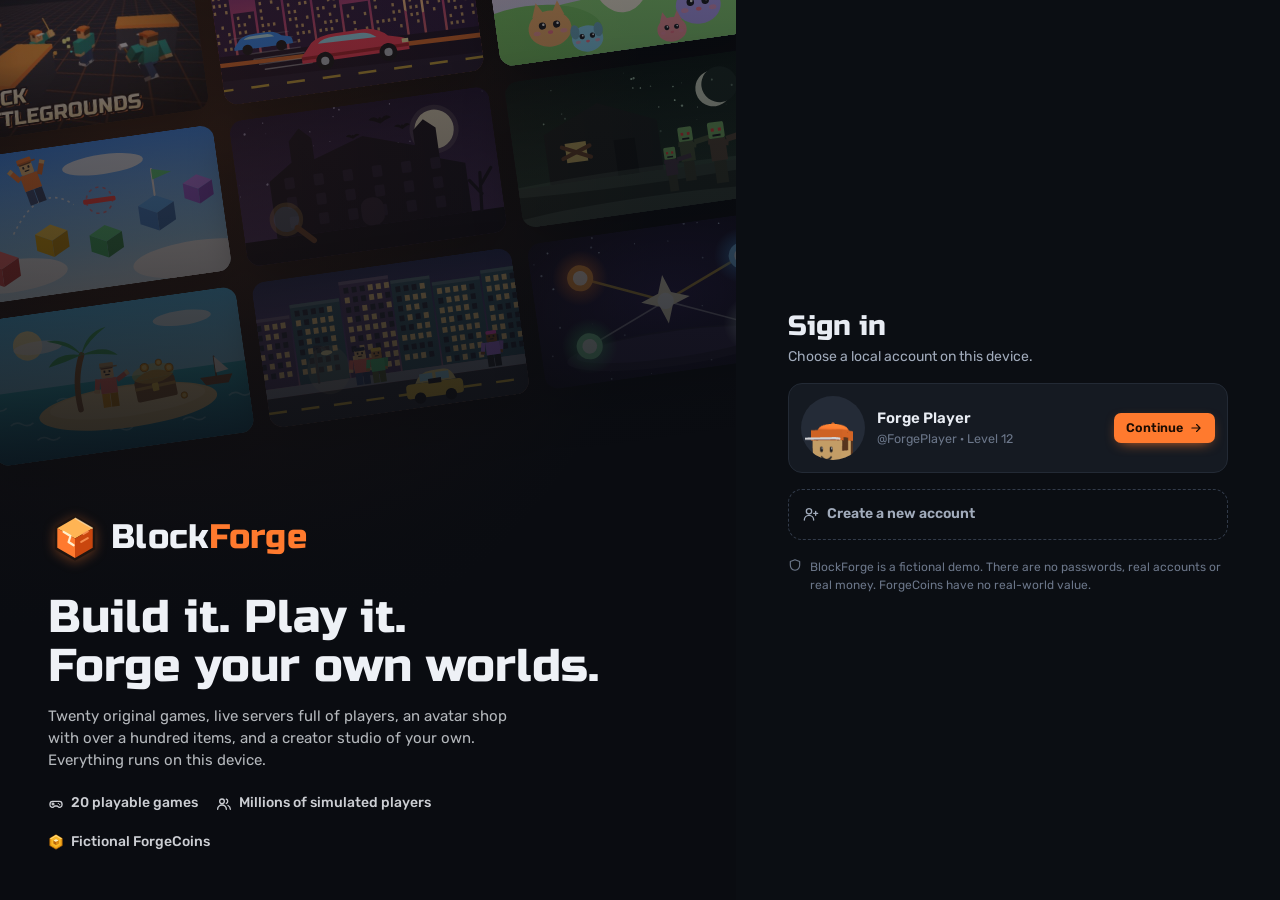
<file: src/blockforge/index.html>
<!doctype html>
<html lang="en" data-bf-theme="dark">
<head>
<meta charset="utf-8">
<meta name="viewport" content="width=device-width, initial-scale=1, viewport-fit=cover">
<title>BlockForge</title>
<meta name="description" content="BlockForge is a fictional, fully local user-generated gaming platform: 70 playable games, community games from bot creators, live bot servers, an avatar shop and a creator studio.">
<meta name="theme-color" content="#0b0e13">
<link rel="icon" type="image/svg+xml" href="assets/favicon.svg">
<link rel="preconnect" href="https://fonts.googleapis.com">
<link rel="preconnect" href="https://fonts.gstatic.com" crossorigin>
<link rel="stylesheet" href="https://fonts.googleapis.com/css2?family=Rubik:wght@400;500;600;700;800&family=Russo+One&family=VT323&display=swap">
<link rel="stylesheet" href="css/base.css">
<link rel="stylesheet" href="css/components.css">
<link rel="stylesheet" href="css/pages.css">
<link rel="stylesheet" href="css/game.css">
</head>
<body>
<div id="app" class="app"></div>
<div id="game-root"></div>
<div id="layer-root" class="layer-root"></div>
<noscript><p style="padding:24px;font-family:sans-serif">BlockForge needs JavaScript to run.</p></noscript>

<!-- core -->
<script src="vendor/three.min.js"></script>
<script src="js/core/util.js"></script>
<script src="js/core/bus.js"></script>
<script src="js/core/storage.js"></script>
<script src="js/core/sfx.js"></script>
<script src="js/core/icons.js"></script>
<!-- data -->
<script src="js/data/items.js"></script>
<script src="js/data/items2.js"></script>
<script src="js/data/games.js"></script>
<script src="js/data/games2.js"></script>
<script src="js/data/progression.js"></script>
<script src="js/data/bots.js"></script>
<script src="js/data/thumbs.js"></script>
<script src="js/data/updates.js"></script>
<script src="js/core/store.js"></script>
<!-- systems -->
<script src="js/systems/bots.js"></script>
<script src="js/systems/avatar.js"></script>
<script src="js/systems/economy.js"></script>
<script src="js/systems/meta.js"></script>
<script src="js/systems/inventory.js"></script>
<script src="js/systems/limiteds.js"></script>
<script src="js/systems/updates.js"></script>
<script src="js/systems/social.js"></script>
<script src="js/systems/followers.js"></script>
<script src="js/systems/world.js"></script>
<script src="js/systems/creator.js"></script>
<script src="js/systems/studio.js"></script>
<script src="js/systems/ads.js"></script>
<script src="js/systems/creatoreconomy.js"></script>
<script src="js/systems/botgames.js"></script>
<script src="js/systems/gifts.js"></script>
<script src="js/systems/fame.js"></script>
<script src="js/systems/devteam.js"></script>
<script src="js/systems/company.js"></script>
<script src="js/systems/communities.js"></script>
<script src="js/systems/net.js"></script>
<script src="js/systems/secrets.js"></script>
<script src="js/systems/voice.js"></script>
<script src="js/systems/chat.js"></script>
<script src="js/systems/ai.js"></script>
<script src="js/systems/orders.js"></script>
<!-- ui -->
<script src="js/ui/components.js"></script>
<script src="js/ui/router.js"></script>
<script src="js/ui/shell.js"></script>
<script src="js/ui/actions.js"></script>
<script src="js/ui/forgecore.js"></script>
<!-- pages -->
<script src="js/pages/home.js"></script>
<script src="js/pages/discover.js"></script>
<script src="js/pages/game.js"></script>
<script src="js/pages/items.js"></script>
<script src="js/pages/social.js"></script>
<script src="js/pages/studio.js"></script>
<script src="js/pages/create.js"></script>
<script src="js/pages/profile.js"></script>
<script src="js/pages/settings.js"></script>
<script src="js/pages/progress.js"></script>
<script src="js/pages/communities.js"></script>
<!-- engine -->
<script src="js/engine/input.js"></script>
<script src="js/engine/gfx.js"></script>
<script src="js/engine/g3d.js"></script>
<script src="js/engine/perf.js"></script>
<script src="js/engine/avatar3d.js"></script>
<script src="js/engine/props3d.js"></script>
<script src="js/engine/thumbs3d.js"></script>
<script src="js/engine/phys.js"></script>
<script src="js/engine/runtime.js"></script>
<!-- games -->
<script src="js/games/arena.js"></script>
<script src="js/games/racing.js"></script>
<script src="js/games/explore.js"></script>
<script src="js/games/towerdefense.js"></script>
<script src="js/games/petsim.js"></script>
<script src="js/games/obby.js"></script>
<script src="js/games/city.js"></script>
<script src="js/games/dungeon.js"></script>
<script src="js/games/elemental.js"></script>
<script src="js/games/zombie.js"></script>
<script src="js/games/factory.js"></script>
<script src="js/games/treasuretycoon.js"></script>
<script src="js/games/miner.js"></script>
<script src="js/games/boats.js"></script>
<script src="js/games/soccer.js"></script>
<script src="js/games/cosmic.js"></script>
<script src="js/games/siege.js"></script>
<script src="js/games/speedtrial.js"></script>
<script src="js/games/petbattle.js"></script>
<script src="js/games/mansion.js"></script>
<script src="js/games/custom.js"></script>
<script src="js/games/arcadekit.js"></script>
<script src="js/games/runner.js"></script>
<script src="js/games/party.js"></script>
<script src="js/games/tag.js"></script>
<script src="js/games/fishing.js"></script>
<script src="js/games/farm.js"></script>
<script src="js/games/restaurant.js"></script>
<script src="js/games/flight.js"></script>
<script src="js/games/golf.js"></script>
<script src="js/games/spooky.js"></script>
<script src="js/games/quiz.js"></script>
<!-- boot -->
<script src="js/main.js"></script>
</body>
</html>
</file>
<file: src/blockforge/css/base.css>
/* BlockForge — tokens, reset and application shell.
   Dark-first design. The in-app Appearance setting switches themes through
   [data-bf-theme] / [data-bf-accent] on <html>. */

:root {
  color-scheme: dark;
  --bg: #0b0e13;
  --bg-raised: #10141b;
  --surface: #151a22;
  --surface-2: #1b212b;
  --surface-3: #242b37;
  --surface-glass: rgba(21, 26, 34, 0.86);
  --line: #232a35;
  --line-strong: #323b4a;
  --text: #e8ecf3;
  --text-2: #a1abbb;
  --text-3: #6b7689;
  --accent: #ff7a2e;
  --accent-hover: #ff9050;
  --accent-press: #e8621a;
  --accent-soft: rgba(255, 122, 46, 0.14);
  --accent-line: rgba(255, 122, 46, 0.45);
  --accent-ink: #1c0c02;
  --gold: #ffc940;
  --gold-deep: #f2a318;
  --gold-soft: rgba(255, 201, 64, 0.12);
  --info: #46a8ff;
  --success: #3fd08a;
  --warning: #ffb547;
  --danger: #ff5a6a;
  --success-soft: rgba(63, 208, 138, 0.14);
  --danger-soft: rgba(255, 90, 106, 0.14);
  --info-soft: rgba(70, 168, 255, 0.14);
  --r-common: #9aa5b5;
  --r-uncommon: #4ad17f;
  --r-rare: #46a8ff;
  --r-epic: #b67cff;
  --r-legendary: #ffb52e;
  --r-mythic: #ff4f9a;
  --r-exotic: #39f3ff;
  --r-divine: #ffe066;
  --overlay: rgba(4, 6, 10, 0.66);
  --shadow-1: 0 1px 2px rgba(0, 0, 0, 0.35);
  --shadow-2: 0 10px 28px rgba(0, 0, 0, 0.38);
  --shadow-3: 0 22px 60px rgba(0, 0, 0, 0.55);
  --radius-s: 6px;
  --radius: 10px;
  --radius-l: 14px;
  --font-display: 'Russo One', 'Arial Black', 'Segoe UI Black', Impact, system-ui, sans-serif;
  --font-body: 'Rubik', system-ui, -apple-system, 'Segoe UI', Roboto, 'Helvetica Neue', Arial, sans-serif;
  --font-term: 'VT323', ui-monospace, 'Cascadia Mono', 'SF Mono', Consolas, monospace;
  --font-mono: ui-monospace, 'SF Mono', 'Cascadia Mono', Consolas, monospace;
  --topbar-h: 58px;
  --sidebar-w: 228px;
  --bottomnav-h: 62px;
  --pad: 22px;
  --gap: 14px;
  --card-min: 196px;
  --ease: cubic-bezier(0.2, 0.8, 0.2, 1);
  --t-fast: 120ms;
  --t: 200ms;
}

:root[data-bf-theme='light'] {
  color-scheme: light;
  --bg: #eef1f6;
  --bg-raised: #ffffff;
  --surface: #ffffff;
  --surface-2: #f3f5f9;
  --surface-3: #e6eaf1;
  --surface-glass: rgba(255, 255, 255, 0.9);
  --line: #dde2ea;
  --line-strong: #c7cfdb;
  --text: #121821;
  --text-2: #4b5667;
  --text-3: #7b8597;
  --accent: #e8621a;
  --accent-hover: #ff7a2e;
  --accent-press: #c9500f;
  --accent-soft: rgba(232, 98, 26, 0.11);
  --accent-line: rgba(232, 98, 26, 0.4);
  --accent-ink: #ffffff;
  --gold: #d68a00;
  --gold-deep: #b87400;
  --gold-soft: rgba(214, 138, 0, 0.1);
  --info: #1f7fe0;
  --success: #17a468;
  --warning: #c77f00;
  --danger: #e03446;
  --success-soft: rgba(23, 164, 104, 0.12);
  --danger-soft: rgba(224, 52, 70, 0.1);
  --info-soft: rgba(31, 127, 224, 0.1);
  --r-common: #7a8596;
  --r-uncommon: #1fa35a;
  --r-rare: #1f7fe0;
  --r-epic: #8b4fe0;
  --r-legendary: #d68a00;
  --r-mythic: #e0307e;
  --r-exotic: #0aa8c4;
  --r-divine: #c79a00;
  --overlay: rgba(18, 24, 33, 0.45);
  --shadow-1: 0 1px 2px rgba(20, 30, 50, 0.08);
  --shadow-2: 0 10px 28px rgba(20, 30, 50, 0.12);
  --shadow-3: 0 22px 60px rgba(20, 30, 50, 0.2);
}

:root[data-bf-accent='cobalt'] { --accent: #3d8bff; --accent-hover: #5c9dff; --accent-press: #2a72e0; --accent-soft: rgba(61, 139, 255, 0.14); --accent-line: rgba(61, 139, 255, 0.45); --accent-ink: #ffffff; }
:root[data-bf-accent='jade'] { --accent: #22c38e; --accent-hover: #3dd6a2; --accent-press: #17a377; --accent-soft: rgba(34, 195, 142, 0.14); --accent-line: rgba(34, 195, 142, 0.45); --accent-ink: #04150f; }
:root[data-bf-accent='violet'] { --accent: #9b6bff; --accent-hover: #ae86ff; --accent-press: #8452ec; --accent-soft: rgba(155, 107, 255, 0.15); --accent-line: rgba(155, 107, 255, 0.45); --accent-ink: #ffffff; }
:root[data-bf-accent='rose'] { --accent: #ff4f8b; --accent-hover: #ff6d9e; --accent-press: #e8386f; --accent-soft: rgba(255, 79, 139, 0.14); --accent-line: rgba(255, 79, 139, 0.45); --accent-ink: #ffffff; }

:root[data-bf-density='compact'] { --pad: 14px; --gap: 10px; --card-min: 172px; --topbar-h: 52px; }

*,
*::before,
*::after { box-sizing: border-box; }

html,
body { height: 100%; }

body {
  margin: 0;
  background: var(--bg);
  color: var(--text);
  font: 400 14px/1.45 var(--font-body);
  -webkit-font-smoothing: antialiased;
  -moz-osx-font-smoothing: grayscale;
  overflow: hidden;
  text-rendering: optimizeLegibility;
}

img,
svg { max-width: 100%; }
img { display: block; }
button,
input,
select,
textarea { font: inherit; color: inherit; }
button { cursor: pointer; background: none; border: 0; padding: 0; }
a { color: inherit; text-decoration: none; }
h1, h2, h3, h4 { margin: 0; font-weight: 600; text-wrap: balance; }
p { margin: 0; }
ul { margin: 0; padding: 0; list-style: none; }
[hidden] { display: none !important; }
::selection { background: var(--accent-soft); }

:focus-visible { outline: 2px solid var(--accent); outline-offset: 2px; border-radius: 4px; }

.ic { flex: none; display: inline-block; vertical-align: middle; }
.fc-icon { flex: none; display: inline-block; vertical-align: -0.2em; }
.num { font-variant-numeric: tabular-nums; }
.muted { color: var(--text-2); }
.faint { color: var(--text-3); }
.sr-only { position: absolute; width: 1px; height: 1px; overflow: hidden; clip: rect(0 0 0 0); white-space: nowrap; }

/* Scrollbars */
* { scrollbar-width: thin; scrollbar-color: var(--line-strong) transparent; }
*::-webkit-scrollbar { width: 10px; height: 10px; }
*::-webkit-scrollbar-thumb { background: var(--line-strong); border-radius: 10px; border: 3px solid transparent; background-clip: padding-box; }
*::-webkit-scrollbar-track { background: transparent; }

/* ------------------------------------------------------------------ shell */

.app {
  display: grid;
  grid-template-columns: var(--sidebar-w) minmax(0, 1fr);
  grid-template-rows: calc(var(--topbar-h) + env(safe-area-inset-top, 0px)) minmax(0, 1fr);
  height: 100%;
}

.topbar {
  grid-column: 1 / -1;
  display: flex;
  align-items: center;
  gap: 14px;
  padding: env(safe-area-inset-top, 0px) 16px 0;
  background: var(--bg-raised);
  border-bottom: 1px solid var(--line);
  position: relative;
  z-index: 40;
}

.topbar-left { display: flex; align-items: center; gap: 10px; min-width: 0; flex: none; width: calc(var(--sidebar-w) - 30px); }
.topbar-center { flex: 1; display: flex; justify-content: center; min-width: 0; }
.topbar-right { display: flex; align-items: center; gap: 6px; flex: none; }

.logo { display: inline-flex; align-items: center; gap: 9px; font-family: var(--font-display); font-size: 19px; letter-spacing: 0.3px; color: var(--text); white-space: nowrap; }
.logo b { font-weight: 400; color: var(--accent); }
.logo-mark { filter: drop-shadow(0 2px 6px rgba(255, 122, 46, 0.35)); }

.sidebar {
  background: var(--bg-raised);
  border-right: 1px solid var(--line);
  overflow-y: auto;
  overflow-x: hidden;
  padding: 12px 10px 18px;
  display: flex;
  flex-direction: column;
  gap: 2px;
  z-index: 35;
}

.nav-label { font-size: 11px; font-weight: 600; letter-spacing: 0.08em; text-transform: uppercase; color: var(--text-3); padding: 14px 12px 6px; }

.nav-item {
  display: flex;
  align-items: center;
  gap: 12px;
  padding: 8px 12px;
  border-radius: 8px;
  color: var(--text-2);
  font-weight: 500;
  position: relative;
  transition: background var(--t-fast), color var(--t-fast);
}
.nav-item:hover { background: var(--surface-2); color: var(--text); }
.nav-item.active { background: var(--accent-soft); color: var(--text); }
.nav-item.active .ic { color: var(--accent); }
.nav-item .nav-badge { margin-left: auto; }
.nav-item .nav-text { white-space: nowrap; overflow: hidden; text-overflow: ellipsis; }

.sidebar-foot { margin-top: auto; padding-top: 14px; display: flex; flex-direction: column; gap: 10px; }

.main {
  overflow-y: auto;
  overflow-x: hidden;
  position: relative;
  scroll-behavior: auto;
  overscroll-behavior: contain;
}

.page { max-width: 1480px; margin: 0 auto; padding: var(--pad) calc(var(--pad) + 4px) 80px; }
.page-enter { animation: page-in 220ms var(--ease) both; }
@keyframes page-in { from { opacity: 0; transform: translateY(6px); } to { opacity: 1; transform: none; } }

.bottomnav { display: none; }
.drawer-scrim { display: none; }

/* Tablet: icon rail */
@media (max-width: 1100px) {
  :root { --sidebar-w: 72px; }
  .topbar-left { width: auto; }
  .sidebar { padding: 10px 8px; align-items: center; }
  .nav-item { justify-content: center; padding: 10px; width: 52px; }
  .nav-item .nav-text,
  .nav-label,
  .sidebar-foot .sidebar-card { display: none; }
  .nav-item .nav-badge { position: absolute; top: 3px; right: 3px; }
  .logo-word { display: none; }
}

/* Phone: drawer + bottom navigation */
@media (max-width: 760px) {
  :root { --pad: 14px; --card-min: 150px; }
  .app { grid-template-columns: minmax(0, 1fr); }
  .sidebar {
    position: fixed;
    top: 0;
    bottom: 0;
    left: 0;
    width: 272px;
    align-items: stretch;
    transform: translateX(-102%);
    transition: transform 240ms var(--ease);
    padding-top: calc(14px + env(safe-area-inset-top, 0px));
    box-shadow: var(--shadow-3);
    z-index: 60;
  }
  .sidebar.open { transform: none; }
  .sidebar .nav-item { justify-content: flex-start; width: auto; padding: 10px 12px; }
  .sidebar .nav-item .nav-text,
  .sidebar .nav-label,
  .sidebar .sidebar-foot .sidebar-card { display: block; }
  .sidebar .nav-item .nav-badge { position: static; margin-left: auto; }
  .drawer-scrim { display: block; position: fixed; inset: 0; background: var(--overlay); z-index: 55; opacity: 0; pointer-events: none; transition: opacity 200ms; }
  .drawer-scrim.show { opacity: 1; pointer-events: auto; }
  .topbar { gap: 8px; padding: env(safe-area-inset-top, 0px) 10px 0; }
  .page { padding-bottom: calc(var(--bottomnav-h) + 40px + env(safe-area-inset-bottom, 0px)); }
  .bottomnav {
    display: grid;
    grid-template-columns: repeat(5, 1fr);
    position: fixed;
    left: 0;
    right: 0;
    bottom: 0;
    height: calc(var(--bottomnav-h) + env(safe-area-inset-bottom, 0px));
    padding-bottom: env(safe-area-inset-bottom, 0px);
    background: var(--surface-glass);
    backdrop-filter: blur(12px);
    border-top: 1px solid var(--line);
    z-index: 45;
  }
  .bottomnav a,
  .bottomnav button { display: flex; flex-direction: column; align-items: center; justify-content: center; gap: 3px; font-size: 10.5px; color: var(--text-3); position: relative; }
  .bottomnav .active { color: var(--accent); }
  .bottomnav .nav-badge { position: absolute; top: 7px; left: 55%; }
}

@media (prefers-reduced-motion: reduce) {
  *, *::before, *::after { animation-duration: 1ms !important; animation-iteration-count: 1 !important; transition-duration: 1ms !important; scroll-behavior: auto !important; }
}
:root[data-bf-motion='reduced'] *,
:root[data-bf-motion='reduced'] *::before,
:root[data-bf-motion='reduced'] *::after { animation-duration: 1ms !important; animation-iteration-count: 1 !important; transition-duration: 1ms !important; }
</file>
<file: src/blockforge/css/components.css>
/* BlockForge — shared components */

/* ---------------------------------------------------------------- buttons */
.btn {
  --btn-bg: var(--surface-3);
  --btn-fg: var(--text);
  display: inline-flex;
  align-items: center;
  justify-content: center;
  gap: 7px;
  height: 36px;
  padding: 0 14px;
  border-radius: 8px;
  background: var(--btn-bg);
  color: var(--btn-fg);
  font-weight: 600;
  font-size: 13.5px;
  white-space: nowrap;
  border: 1px solid transparent;
  transition: background var(--t-fast), transform var(--t-fast), box-shadow var(--t-fast), border-color var(--t-fast);
  user-select: none;
}
.btn:hover { background: var(--line-strong); }
.btn:active { transform: translateY(1px) scale(0.985); }
.btn[disabled],
.btn.disabled { opacity: 0.45; pointer-events: none; }
.btn-primary { --btn-bg: var(--accent); --btn-fg: var(--accent-ink); box-shadow: 0 4px 14px -6px var(--accent); }
.btn-primary:hover { background: var(--accent-hover); }
.btn-primary:active { background: var(--accent-press); }
.btn-gold { --btn-bg: var(--gold); --btn-fg: #2a1a00; }
.btn-gold:hover { background: #ffd66b; }
.btn-success { --btn-bg: var(--success); --btn-fg: #03150c; }
.btn-success:hover { filter: brightness(1.08); background: var(--success); }
.btn-danger { --btn-bg: var(--danger-soft); --btn-fg: var(--danger); border-color: rgba(255, 90, 106, 0.3); }
.btn-danger:hover { background: var(--danger); color: #fff; }
.btn-ghost { --btn-bg: transparent; --btn-fg: var(--text-2); }
.btn-ghost:hover { background: var(--surface-2); color: var(--text); }
.btn-outline { --btn-bg: transparent; border-color: var(--line-strong); }
.btn-outline:hover { background: var(--surface-2); }
.btn-sm { height: 30px; padding: 0 11px; font-size: 12.5px; border-radius: 7px; gap: 6px; }
.btn-xs { height: 26px; padding: 0 9px; font-size: 12px; border-radius: 6px; gap: 5px; }
.btn-lg { height: 46px; padding: 0 22px; font-size: 15.5px; border-radius: 10px; }
.btn-xl { height: 54px; padding: 0 30px; font-size: 17px; border-radius: 12px; letter-spacing: 0.3px; }
.btn-block { width: 100%; }
.btn-play { --btn-bg: var(--success); --btn-fg: #03150c; font-family: var(--font-display); letter-spacing: 0.6px; font-weight: 400; box-shadow: 0 6px 20px -8px var(--success); }
.btn-play:hover { background: #52dd9a; }
.icon-btn {
  display: inline-grid;
  place-items: center;
  width: 38px;
  height: 38px;
  border-radius: 9px;
  color: var(--text-2);
  position: relative;
  transition: background var(--t-fast), color var(--t-fast);
}
.icon-btn:hover { background: var(--surface-2); color: var(--text); }
.icon-btn.sm { width: 30px; height: 30px; border-radius: 7px; }
.icon-btn.on { color: var(--accent); }
.icon-btn.fav-on { color: #ff4f7a; }

.nav-badge,
.count-badge {
  min-width: 18px;
  height: 18px;
  padding: 0 5px;
  border-radius: 9px;
  background: var(--danger);
  color: #fff;
  font-size: 11px;
  font-weight: 700;
  display: inline-grid;
  place-items: center;
  line-height: 1;
  font-variant-numeric: tabular-nums;
}
.icon-btn .count-badge { position: absolute; top: 2px; right: 1px; border: 2px solid var(--bg-raised); height: 20px; min-width: 20px; }

/* ------------------------------------------------------------------ forms */
.field { display: flex; flex-direction: column; gap: 6px; }
.field > label,
.label { font-size: 12.5px; font-weight: 600; color: var(--text-2); }
.field .hint { font-size: 12px; color: var(--text-3); }
.field .error { font-size: 12px; color: var(--danger); }
.input,
.select,
.textarea {
  width: 100%;
  height: 38px;
  padding: 0 12px;
  border-radius: 8px;
  background: var(--surface-2);
  border: 1px solid var(--line);
  color: var(--text);
  transition: border-color var(--t-fast), box-shadow var(--t-fast), background var(--t-fast);
}
.textarea { height: auto; min-height: 96px; padding: 10px 12px; resize: vertical; line-height: 1.5; }
.input::placeholder,
.textarea::placeholder { color: var(--text-3); }
.input:focus,
.select:focus,
.textarea:focus { outline: none; border-color: var(--accent-line); box-shadow: 0 0 0 3px var(--accent-soft); background: var(--surface); }
.input.invalid { border-color: var(--danger); }
.select { appearance: none; padding-right: 32px; background-image: linear-gradient(45deg, transparent 50%, var(--text-3) 50%), linear-gradient(135deg, var(--text-3) 50%, transparent 50%); background-position: calc(100% - 17px) 16px, calc(100% - 12px) 16px; background-size: 5px 5px; background-repeat: no-repeat; }
.form-grid { display: grid; grid-template-columns: repeat(auto-fit, minmax(220px, 1fr)); gap: 14px; }
.form-row { display: flex; gap: 10px; align-items: flex-end; flex-wrap: wrap; }

.switch { position: relative; width: 42px; height: 24px; flex: none; }
.switch input { position: absolute; opacity: 0; width: 100%; height: 100%; margin: 0; cursor: pointer; z-index: 1; }
.switch span { position: absolute; inset: 0; border-radius: 12px; background: var(--surface-3); border: 1px solid var(--line-strong); transition: background var(--t); }
.switch span::after { content: ''; position: absolute; top: 3px; left: 3px; width: 16px; height: 16px; border-radius: 50%; background: var(--text-2); transition: transform var(--t) var(--ease), background var(--t); }
.switch input:checked + span { background: var(--accent); border-color: var(--accent); }
.switch input:checked + span::after { transform: translateX(18px); background: #fff; }
.switch input:focus-visible + span { box-shadow: 0 0 0 3px var(--accent-soft); }

.seg { display: inline-flex; background: var(--surface-2); border: 1px solid var(--line); border-radius: 9px; padding: 3px; gap: 2px; flex-wrap: wrap; }
.seg button { height: 30px; padding: 0 12px; border-radius: 7px; color: var(--text-2); font-weight: 500; font-size: 13px; }
.seg button:hover { color: var(--text); }
.seg button.on { background: var(--surface); color: var(--text); box-shadow: var(--shadow-1); }

.range { width: 100%; accent-color: var(--accent); }

.search-box { position: relative; width: 100%; max-width: 560px; }
.search-box .input { height: 40px; padding-left: 40px; padding-right: 64px; border-radius: 10px; background: var(--surface-2); }
.search-box > .ic { position: absolute; left: 13px; top: 11px; color: var(--text-3); pointer-events: none; }
.search-box kbd { position: absolute; right: 10px; top: 9px; }
kbd { display: inline-grid; place-items: center; min-width: 22px; height: 22px; padding: 0 6px; font: 600 11px var(--font-mono); color: var(--text-3); background: var(--surface-3); border: 1px solid var(--line-strong); border-bottom-width: 2px; border-radius: 5px; }

.suggest {
  position: absolute;
  top: calc(100% + 6px);
  left: 0;
  right: 0;
  background: var(--surface);
  border: 1px solid var(--line-strong);
  border-radius: 12px;
  box-shadow: var(--shadow-3);
  padding: 6px;
  z-index: 80;
  max-height: min(70vh, 520px);
  overflow-y: auto;
  animation: pop-in 140ms var(--ease);
}
.suggest-group { padding: 8px 10px 4px; font-size: 11px; font-weight: 700; letter-spacing: 0.08em; text-transform: uppercase; color: var(--text-3); }
.suggest-item { display: flex; align-items: center; gap: 10px; padding: 7px 10px; border-radius: 8px; cursor: pointer; }
.suggest-item:hover,
.suggest-item.sel { background: var(--surface-2); }
.suggest-item img { width: 48px; height: 27px; border-radius: 5px; object-fit: cover; }
.suggest-item .s-sub { font-size: 12px; color: var(--text-3); }
.suggest-item mark { background: none; color: var(--accent); font-weight: 700; }
.suggest-foot { display: flex; justify-content: space-between; padding: 8px 10px 4px; font-size: 12px; color: var(--text-3); border-top: 1px solid var(--line); margin-top: 6px; }

/* --------------------------------------------------------------- coin pill */
.coin-pill {
  display: inline-flex;
  align-items: center;
  gap: 8px;
  height: 40px;
  padding: 0 12px 0 9px;
  border-radius: 10px;
  background: var(--gold-soft);
  border: 1px solid rgba(255, 201, 64, 0.28);
  transition: background var(--t-fast), transform var(--t-fast);
}
.coin-pill:hover { background: rgba(255, 201, 64, 0.2); }
.coin-pill .cp-text { display: flex; flex-direction: column; line-height: 1.05; }
.coin-pill .cp-label { font-size: 10px; font-weight: 600; letter-spacing: 0.06em; text-transform: uppercase; color: var(--text-2); }
.coin-pill .cp-amount { font-weight: 700; font-size: 15px; color: var(--gold); font-variant-numeric: tabular-nums; }
.coin-pill.bump { animation: bump 420ms var(--ease); }
.coin-pill.drop { animation: drop 420ms var(--ease); }
@keyframes bump { 30% { transform: scale(1.08); box-shadow: 0 0 0 6px rgba(255, 201, 64, 0.16); } }
@keyframes drop { 30% { transform: translateY(2px); } }
.coins { display: inline-flex; align-items: center; gap: 5px; font-weight: 700; color: var(--gold); font-variant-numeric: tabular-nums; white-space: nowrap; }
.coins.lg { font-size: 20px; gap: 7px; }
.coins.plain { color: inherit; }
.delta-pos { color: var(--success); }
.delta-neg { color: var(--danger); }

.avatar-btn { width: 38px; height: 38px; border-radius: 50%; overflow: hidden; background: var(--surface-3); border: 2px solid var(--line-strong); display: grid; place-items: center; transition: border-color var(--t-fast); }
.avatar-btn:hover { border-color: var(--accent); }
.avatar-btn svg { width: 44px; height: 46px; margin-top: 6px; }

/* ------------------------------------------------------------ headings */
.page-head { display: flex; align-items: flex-end; justify-content: space-between; gap: 16px; flex-wrap: wrap; margin-bottom: 18px; }
.page-title { font-family: var(--font-display); font-weight: 400; font-size: 26px; letter-spacing: 0.3px; line-height: 1.15; }
.page-sub { color: var(--text-2); margin-top: 4px; }
.section { margin-top: 30px; }
.section:first-child { margin-top: 0; }
.section-head { display: flex; align-items: center; justify-content: space-between; gap: 10px; margin-bottom: 12px; }
.section-title { font-size: 17px; font-weight: 600; display: flex; align-items: center; gap: 9px; }
.section-title .ic { color: var(--accent); }
.section-link { font-size: 13px; color: var(--text-2); display: inline-flex; align-items: center; gap: 4px; }
.section-link:hover { color: var(--accent); }
.eyebrow { font-size: 11px; font-weight: 700; letter-spacing: 0.1em; text-transform: uppercase; color: var(--text-3); }

/* ------------------------------------------------------------------ cards */
.panel { background: var(--surface); border: 1px solid var(--line); border-radius: var(--radius-l); padding: 18px; }
.panel.tight { padding: 12px; }
.panel-title { font-size: 15px; font-weight: 600; margin-bottom: 12px; display: flex; align-items: center; gap: 8px; }

.grid-cards { display: grid; grid-template-columns: repeat(auto-fill, minmax(var(--card-min), 1fr)); gap: var(--gap); }
.row-scroll { display: grid; grid-auto-flow: column; grid-auto-columns: minmax(var(--card-min), 212px); gap: var(--gap); overflow-x: auto; padding-bottom: 8px; scroll-snap-type: x proximity; overscroll-behavior-x: contain; }
.row-scroll > * { scroll-snap-align: start; }

.gcard {
  background: var(--surface);
  border: 1px solid var(--line);
  border-radius: 12px;
  overflow: hidden;
  display: flex;
  flex-direction: column;
  position: relative;
  cursor: pointer;
  transition: transform var(--t) var(--ease), box-shadow var(--t) var(--ease), border-color var(--t);
}
.gcard:hover { transform: translateY(-3px); box-shadow: var(--shadow-2); border-color: var(--line-strong); }
.gcard-thumb { position: relative; aspect-ratio: 16 / 9; background: var(--surface-3); overflow: hidden; max-width: 100%; }
.gcard-thumb img { width: 100%; height: 100%; object-fit: cover; transition: transform 400ms var(--ease); }
.gcard:hover .gcard-thumb img { transform: scale(1.04); }
.gcard-genre { position: absolute; left: 8px; top: 8px; font-size: 11px; font-weight: 600; padding: 3px 8px; border-radius: 6px; background: rgba(8, 10, 14, 0.72); color: #e8ecf3; backdrop-filter: blur(4px); }
.gcard-fav { position: absolute; right: 7px; top: 7px; width: 30px; height: 30px; border-radius: 8px; display: grid; place-items: center; background: rgba(8, 10, 14, 0.62); color: #e8ecf3; opacity: 0.9; transition: transform var(--t-fast), color var(--t-fast), background var(--t-fast); }
.gcard-fav:hover { transform: scale(1.08); background: rgba(8, 10, 14, 0.85); }
.gcard-fav.on { color: #ff4f7a; }
.gcard-fav.on .ic { fill: currentColor; }
.gcard-play { position: absolute; inset: auto 8px 8px auto; opacity: 0; transform: translateY(6px); transition: opacity var(--t), transform var(--t) var(--ease); }
.gcard:hover .gcard-play,
.gcard:focus-within .gcard-play { opacity: 1; transform: none; }
.gcard-body { padding: 10px 11px 11px; display: flex; flex-direction: column; gap: 3px; min-width: 0; flex: 1; }
.gcard-title { font-weight: 600; font-size: 14px; line-height: 1.3; white-space: nowrap; overflow: hidden; text-overflow: ellipsis; }
.gcard-creator { font-size: 12px; color: var(--text-3); white-space: nowrap; overflow: hidden; text-overflow: ellipsis; }
.gcard-meta { display: flex; align-items: center; gap: 10px; font-size: 12px; color: var(--text-2); margin-top: 4px; font-variant-numeric: tabular-nums; }
.gcard-meta .m { display: inline-flex; align-items: center; gap: 4px; }
.gcard-foot { display: flex; align-items: center; gap: 4px; margin-top: 7px; }
.gcard-foot .vote { display: inline-flex; align-items: center; gap: 4px; height: 26px; padding: 0 7px; border-radius: 6px; font-size: 12px; color: var(--text-3); }
.gcard-foot .vote:hover { background: var(--surface-2); color: var(--text); }
.gcard-foot .vote.on-like { color: var(--success); background: var(--success-soft); }
.gcard-foot .vote.on-dislike { color: var(--danger); background: var(--danger-soft); }
.gcard-foot .btn { margin-left: auto; }
.live-dot { width: 7px; height: 7px; border-radius: 50%; background: var(--success); box-shadow: 0 0 0 3px var(--success-soft); display: inline-block; }
.gcard.compact .gcard-foot { display: none; }

.feature {
  position: relative;
  border-radius: 16px;
  overflow: hidden;
  min-height: 230px;
  display: flex;
  align-items: flex-end;
  cursor: pointer;
  border: 1px solid var(--line);
  isolation: isolate;
}
.feature img { position: absolute; inset: 0; width: 100%; height: 100%; object-fit: cover; z-index: -2; transition: transform 700ms var(--ease); }
.feature:hover img { transform: scale(1.03); }
.feature::after { content: ''; position: absolute; inset: 0; z-index: -1; background: linear-gradient(90deg, rgba(6, 8, 12, 0.9) 0%, rgba(6, 8, 12, 0.55) 45%, rgba(6, 8, 12, 0.05) 100%); }
.feature-body { padding: 22px; max-width: 520px; color: #eef1f6; display: flex; flex-direction: column; gap: 8px; }
.feature-title { font-family: var(--font-display); font-size: 28px; line-height: 1.1; }
.feature-desc { color: rgba(238, 241, 246, 0.8); font-size: 13.5px; display: -webkit-box; -webkit-line-clamp: 2; -webkit-box-orient: vertical; overflow: hidden; }
.feature-meta { display: flex; gap: 14px; font-size: 12.5px; color: rgba(238, 241, 246, 0.78); flex-wrap: wrap; }

/* Item cards */
.icard {
  --rc: var(--r-common);
  background: var(--surface);
  border: 1px solid var(--line);
  border-radius: 12px;
  overflow: hidden;
  display: flex;
  flex-direction: column;
  cursor: pointer;
  position: relative;
  transition: transform var(--t) var(--ease), box-shadow var(--t), border-color var(--t);
}
.icard:hover { transform: translateY(-3px); border-color: color-mix(in srgb, var(--rc) 55%, transparent); box-shadow: 0 12px 30px -14px var(--rc); }
.icard-thumb { position: relative; aspect-ratio: 1; display: grid; place-items: center; background: radial-gradient(circle at 50% 40%, color-mix(in srgb, var(--rc) 22%, var(--surface-2)) 0%, var(--surface-2) 70%); overflow: hidden; max-width: 100%; }
.icard-thumb svg.avatar-svg { width: 82%; height: auto; }
.icard-thumb .item-glyph { width: 56%; height: 56%; }
.icard-thumb .rarity-tag { position: absolute; left: 8px; top: 8px; }
.icard-thumb .owned-tag { position: absolute; right: 8px; top: 8px; }
.icard-body { padding: 10px 11px 12px; display: flex; flex-direction: column; gap: 3px; flex: 1; }
.icard-name { font-weight: 600; font-size: 13.5px; line-height: 1.3; }
.icard-creator { font-size: 11.5px; color: var(--text-3); }
.icard-foot { display: flex; align-items: center; justify-content: space-between; gap: 6px; margin-top: auto; padding-top: 7px; }
.rar-common { --rc: var(--r-common); }
.rar-uncommon { --rc: var(--r-uncommon); }
.rar-rare { --rc: var(--r-rare); }
.rar-epic { --rc: var(--r-epic); }
.rar-legendary { --rc: var(--r-legendary); }
.rar-mythic { --rc: var(--r-mythic); }
.icard.rar-legendary,
.icard.rar-mythic { border-color: color-mix(in srgb, var(--rc) 35%, var(--line)); }
.icard.rar-mythic .icard-thumb::after { content: ''; position: absolute; inset: 0; background: linear-gradient(115deg, transparent 30%, rgba(255, 255, 255, 0.16) 45%, transparent 60%); background-size: 250% 100%; animation: sheen 3.2s linear infinite; pointer-events: none; }
@keyframes sheen { from { background-position: 150% 0; } to { background-position: -100% 0; } }

.rarity-tag { display: inline-flex; align-items: center; gap: 4px; height: 20px; padding: 0 7px; border-radius: 5px; font-size: 10.5px; font-weight: 700; letter-spacing: 0.04em; text-transform: uppercase; color: var(--rc); background: color-mix(in srgb, var(--rc) 16%, transparent); border: 1px solid color-mix(in srgb, var(--rc) 35%, transparent); }
.rarity-tag.rar-mythic { background: linear-gradient(90deg, rgba(255, 79, 154, 0.2), rgba(182, 124, 255, 0.2)); }
.owned-tag { display: inline-flex; align-items: center; gap: 4px; height: 20px; padding: 0 7px; border-radius: 5px; font-size: 10.5px; font-weight: 700; color: var(--success); background: var(--success-soft); text-transform: uppercase; letter-spacing: 0.04em; }

/* Chips, pills and tags */
.chip { display: inline-flex; align-items: center; gap: 6px; height: 32px; padding: 0 13px; border-radius: 16px; background: var(--surface-2); border: 1px solid var(--line); color: var(--text-2); font-weight: 500; font-size: 13px; white-space: nowrap; transition: background var(--t-fast), color var(--t-fast), border-color var(--t-fast); }
.chip:hover { color: var(--text); border-color: var(--line-strong); }
.chip.on { background: var(--accent-soft); border-color: var(--accent-line); color: var(--text); }
.chip .count { font-size: 11px; color: var(--text-3); }
.chips { display: flex; gap: 8px; flex-wrap: wrap; }
.chips.scroll { flex-wrap: nowrap; overflow-x: auto; padding-bottom: 4px; }
.pill { display: inline-flex; align-items: center; gap: 5px; height: 22px; padding: 0 8px; border-radius: 11px; font-size: 11.5px; font-weight: 600; background: var(--surface-3); color: var(--text-2); white-space: nowrap; }
.pill.accent { background: var(--accent-soft); color: var(--accent); }
.pill.success { background: var(--success-soft); color: var(--success); }
.pill.danger { background: var(--danger-soft); color: var(--danger); }
.pill.info { background: var(--info-soft); color: var(--info); }
.pill.gold { background: var(--gold-soft); color: var(--gold); }

.status-dot { width: 10px; height: 10px; border-radius: 50%; display: inline-block; flex: none; border: 2px solid var(--surface); }
.status-dot.online { background: var(--info); }
.status-dot.ingame { background: var(--success); }
.status-dot.offline { background: var(--text-3); }
.status-text.ingame { color: var(--success); }
.status-text.online { color: var(--info); }

/* ------------------------------------------------------------------- tabs */
.tabs { display: flex; gap: 4px; border-bottom: 1px solid var(--line); margin-bottom: 18px; overflow-x: auto; scrollbar-width: none; }
.tabs::-webkit-scrollbar { display: none; }
.tab { position: relative; display: inline-flex; align-items: center; gap: 7px; padding: 10px 14px 12px; color: var(--text-2); font-weight: 500; white-space: nowrap; transition: color var(--t-fast); }
.tab:hover { color: var(--text); }
.tab.on { color: var(--text); }
.tab.on::after { content: ''; position: absolute; left: 10px; right: 10px; bottom: -1px; height: 3px; border-radius: 3px 3px 0 0; background: var(--accent); }
.tab .count-badge { background: var(--surface-3); color: var(--text-2); }
.tab.on .count-badge { background: var(--accent); color: var(--accent-ink); }

/* -------------------------------------------------------- progress bars */
.bar { height: 8px; border-radius: 6px; background: var(--surface-3); overflow: hidden; position: relative; }
.bar > i { position: absolute; inset: 0 auto 0 0; border-radius: 6px; background: var(--accent); transition: width 700ms var(--ease); }
.bar.gold > i { background: linear-gradient(90deg, var(--gold-deep), var(--gold)); }
.bar.success > i { background: var(--success); }
.bar.xp > i { background: linear-gradient(90deg, #ff7a2e, #ffc940); }
.bar.thin { height: 5px; }

/* ----------------------------------------------------------------- lists */
.list { display: flex; flex-direction: column; }
.list-row { display: flex; align-items: center; gap: 12px; padding: 11px 12px; border-radius: 10px; transition: background var(--t-fast); }
.list-row:hover { background: var(--surface-2); }
.list-row + .list-row { border-top: 1px solid var(--line); }
.list-row:hover + .list-row { border-top-color: transparent; }
.row-main { flex: 1; min-width: 0; }
.row-title { font-weight: 600; white-space: nowrap; overflow: hidden; text-overflow: ellipsis; }
.row-sub { font-size: 12.5px; color: var(--text-3); white-space: nowrap; overflow: hidden; text-overflow: ellipsis; }
.row-actions { display: flex; gap: 6px; flex: none; align-items: center; }

.avatar-chip { width: 44px; height: 44px; border-radius: 50%; background: var(--surface-3); overflow: hidden; flex: none; display: grid; place-items: center; position: relative; }
.avatar-chip svg { width: 52px; height: 56px; margin-top: 8px; }
.avatar-chip.sm { width: 32px; height: 32px; }
.avatar-chip.sm svg { width: 38px; height: 40px; margin-top: 6px; }
.avatar-chip.lg { width: 64px; height: 64px; }
.avatar-chip.lg svg { width: 76px; height: 80px; margin-top: 12px; }
.avatar-wrap { position: relative; flex: none; }
.avatar-wrap .status-dot { position: absolute; right: -1px; bottom: -1px; }

.table-wrap { overflow-x: auto; border: 1px solid var(--line); border-radius: 12px; background: var(--surface); }
.table { width: 100%; border-collapse: collapse; font-size: 13.5px; min-width: 520px; }
.table th { text-align: left; font-size: 11.5px; font-weight: 700; letter-spacing: 0.06em; text-transform: uppercase; color: var(--text-3); padding: 11px 14px; border-bottom: 1px solid var(--line); background: var(--surface-2); position: sticky; top: 0; }
.table td { padding: 10px 14px; border-bottom: 1px solid var(--line); vertical-align: middle; }
.table tr:last-child td { border-bottom: 0; }
.table tr.me td { background: var(--accent-soft); }
.table .r { text-align: right; font-variant-numeric: tabular-nums; }

/* ----------------------------------------------------------- empty state */
.empty { display: flex; flex-direction: column; align-items: center; text-align: center; gap: 10px; padding: 48px 20px; color: var(--text-2); }
.empty-icon { width: 64px; height: 64px; border-radius: 18px; display: grid; place-items: center; background: var(--surface-2); color: var(--text-3); border: 1px dashed var(--line-strong); }
.empty h3 { color: var(--text); font-size: 16px; }
.empty p { max-width: 380px; font-size: 13.5px; }

/* ---------------------------------------------------------------- skeleton */
.skel { background: linear-gradient(90deg, var(--surface-2) 0%, var(--surface-3) 50%, var(--surface-2) 100%); background-size: 200% 100%; animation: skel 1.2s linear infinite; border-radius: 8px; }
@keyframes skel { from { background-position: 150% 0; } to { background-position: -50% 0; } }
.skel-card { border-radius: 12px; overflow: hidden; background: var(--surface); border: 1px solid var(--line); }
.skel-card .skel-thumb { aspect-ratio: 16 / 9; border-radius: 0; }
.skel-card .skel-line { height: 11px; margin: 10px 11px 0; }
.skel-card .skel-line.short { width: 55%; margin-bottom: 12px; }

/* ------------------------------------------------------------------ layers */
.layer-root { position: fixed; inset: 0; pointer-events: none; z-index: 1000; }
.layer-root > * { pointer-events: auto; }

.modal-scrim { position: fixed; inset: 0; background: var(--overlay); backdrop-filter: blur(3px); display: grid; place-items: center; padding: 16px; animation: fade-in 160ms ease both; z-index: 1000; }
.modal-scrim.closing { animation: fade-out 140ms ease both; }
.modal {
  width: min(480px, 100%);
  max-height: calc(100% - 20px);
  overflow: auto;
  background: var(--surface);
  border: 1px solid var(--line-strong);
  border-radius: 16px;
  box-shadow: var(--shadow-3);
  animation: modal-in 220ms var(--ease) both;
  display: flex;
  flex-direction: column;
}
.modal.wide { width: min(760px, 100%); }
.modal.xwide { width: min(980px, 100%); }
.modal-scrim.closing .modal { animation: modal-out 140ms ease both; }
.modal-head { display: flex; align-items: center; gap: 10px; padding: 16px 18px 0; }
.modal-title { font-size: 17px; font-weight: 600; flex: 1; }
.modal-body { padding: 14px 18px 18px; }
.modal-foot { display: flex; justify-content: flex-end; gap: 8px; padding: 0 18px 18px; flex-wrap: wrap; }
.modal-icon { width: 46px; height: 46px; border-radius: 12px; display: grid; place-items: center; background: var(--accent-soft); color: var(--accent); flex: none; }
.modal-icon.danger { background: var(--danger-soft); color: var(--danger); }
.modal-icon.gold { background: var(--gold-soft); color: var(--gold); }
@keyframes fade-in { from { opacity: 0; } }
@keyframes fade-out { to { opacity: 0; } }
@keyframes modal-in { from { opacity: 0; transform: translateY(12px) scale(0.97); } }
@keyframes modal-out { to { opacity: 0; transform: translateY(8px) scale(0.98); } }
@keyframes pop-in { from { opacity: 0; transform: translateY(-4px) scale(0.98); } }

.toasts { position: fixed; right: 16px; bottom: 16px; display: flex; flex-direction: column-reverse; gap: 8px; z-index: 1100; pointer-events: none; width: min(360px, calc(100vw - 32px)); }
.toast {
  pointer-events: auto;
  display: flex;
  align-items: flex-start;
  gap: 11px;
  padding: 12px 14px;
  border-radius: 12px;
  background: var(--surface);
  border: 1px solid var(--line-strong);
  box-shadow: var(--shadow-2);
  animation: toast-in 260ms var(--ease) both;
  position: relative;
  overflow: hidden;
}
.toast.out { animation: toast-out 200ms ease both; }
.toast .t-icon { width: 30px; height: 30px; border-radius: 8px; display: grid; place-items: center; flex: none; background: var(--surface-3); color: var(--text-2); }
.toast.success .t-icon { background: var(--success-soft); color: var(--success); }
.toast.error .t-icon { background: var(--danger-soft); color: var(--danger); }
.toast.info .t-icon { background: var(--info-soft); color: var(--info); }
.toast.coin .t-icon { background: var(--gold-soft); }
.toast .t-body { flex: 1; min-width: 0; }
.toast .t-title { font-weight: 600; font-size: 13.5px; }
.toast .t-text { font-size: 12.5px; color: var(--text-2); margin-top: 1px; }
.toast .t-close { color: var(--text-3); }
.toast .t-timer { position: absolute; left: 0; bottom: 0; height: 2px; background: var(--accent); animation: timer linear both; }
@keyframes toast-in { from { opacity: 0; transform: translateY(12px) scale(0.96); } }
@keyframes toast-out { to { opacity: 0; transform: translateX(24px); } }
@keyframes timer { from { width: 100%; } to { width: 0; } }
@media (max-width: 760px) { .toasts { left: 16px; right: 16px; width: auto; bottom: calc(var(--bottomnav-h) + 12px + env(safe-area-inset-bottom, 0px)); } }

.menu {
  position: fixed;
  min-width: 200px;
  max-width: calc(100vw - 16px);
  background: var(--surface);
  border: 1px solid var(--line-strong);
  border-radius: 12px;
  box-shadow: var(--shadow-3);
  padding: 6px;
  z-index: 1050;
  animation: pop-in 140ms var(--ease);
}
.menu-item { display: flex; align-items: center; gap: 10px; width: 100%; padding: 8px 10px; border-radius: 8px; color: var(--text); text-align: left; font-size: 13.5px; }
.menu-item:hover,
.menu-item:focus-visible { background: var(--surface-2); outline: none; }
.menu-item .ic { color: var(--text-3); }
.menu-item.danger { color: var(--danger); }
.menu-item.danger .ic { color: var(--danger); }
.menu-item .mi-hint { margin-left: auto; font-size: 11.5px; color: var(--text-3); }
.menu-sep { height: 1px; background: var(--line); margin: 5px 4px; }
.menu-head { padding: 8px 10px 6px; }

.tip { position: fixed; z-index: 1200; pointer-events: none; background: #06080c; color: #eef1f6; font-size: 12px; font-weight: 500; padding: 6px 9px; border-radius: 7px; max-width: 260px; box-shadow: var(--shadow-2); animation: fade-in 100ms ease both; line-height: 1.35; }
:root[data-bf-theme='light'] .tip { background: #121821; }

/* Achievement / level banners */
.banner-layer { position: fixed; top: calc(var(--topbar-h) + 14px); left: 50%; transform: translateX(-50%); z-index: 1150; display: flex; flex-direction: column; gap: 10px; align-items: center; pointer-events: none; width: min(440px, calc(100vw - 32px)); }
.ach-banner {
  display: flex;
  align-items: center;
  gap: 14px;
  width: 100%;
  padding: 12px 16px;
  border-radius: 14px;
  background: linear-gradient(120deg, #2a1c0e, #1b1410 60%, #231a2e);
  border: 1px solid rgba(255, 201, 64, 0.45);
  box-shadow: 0 18px 40px -12px rgba(255, 150, 40, 0.45);
  color: #fff4d6;
  animation: ach-in 520ms var(--ease) both;
  position: relative;
  overflow: hidden;
}
.ach-banner.out { animation: ach-out 300ms ease both; }
.ach-banner::after { content: ''; position: absolute; inset: 0; background: linear-gradient(110deg, transparent 35%, rgba(255, 255, 255, 0.22) 50%, transparent 65%); background-size: 250% 100%; animation: sheen 1.6s ease 0.2s 1 both; }
.ach-banner .ab-icon { width: 46px; height: 46px; border-radius: 12px; display: grid; place-items: center; background: radial-gradient(circle, #ffd66b, #f2a318); color: #3a2200; flex: none; animation: ab-pop 600ms var(--ease) 0.15s both; }
.ach-banner .ab-kicker { font-size: 10.5px; font-weight: 700; letter-spacing: 0.12em; text-transform: uppercase; color: #ffc940; }
.ach-banner .ab-title { font-weight: 700; font-size: 15px; }
.ach-banner .ab-desc { font-size: 12.5px; color: rgba(255, 244, 214, 0.75); }
.ach-banner.level { background: linear-gradient(120deg, #0f2233, #13202b 60%, #1e1a33); border-color: rgba(70, 168, 255, 0.5); box-shadow: 0 18px 40px -12px rgba(70, 168, 255, 0.45); }
.ach-banner.level .ab-icon { background: radial-gradient(circle, #8fd3ff, #2f7fd6); color: #041424; }
.ach-banner.level .ab-kicker { color: #8fd3ff; }
@keyframes ach-in { from { opacity: 0; transform: translateY(-26px) scale(0.9); } 60% { transform: translateY(3px) scale(1.02); } }
@keyframes ach-out { to { opacity: 0; transform: translateY(-16px); } }
@keyframes ab-pop { from { transform: scale(0.3) rotate(-30deg); } 70% { transform: scale(1.15) rotate(6deg); } }

.coin-fly { position: fixed; z-index: 1300; pointer-events: none; width: 20px; height: 20px; transition: transform 700ms cubic-bezier(0.5, -0.3, 0.7, 1), opacity 700ms; }
.float-delta { position: fixed; z-index: 1300; pointer-events: none; font-weight: 800; font-size: 15px; animation: float-up 1100ms var(--ease) both; text-shadow: 0 2px 8px rgba(0, 0, 0, 0.5); }
@keyframes float-up { from { opacity: 0; transform: translateY(6px); } 15% { opacity: 1; } to { opacity: 0; transform: translateY(-34px); } }

.purchase-burst { position: absolute; inset: 0; pointer-events: none; overflow: hidden; }
.purchase-burst i { position: absolute; left: 50%; top: 50%; width: 8px; height: 8px; border-radius: 2px; animation: burst 800ms var(--ease) both; }
@keyframes burst { from { transform: translate(-50%, -50%) scale(1); opacity: 1; } to { transform: translate(calc(-50% + var(--dx)), calc(-50% + var(--dy))) scale(0.4) rotate(220deg); opacity: 0; } }

/* ----------------------------------------------------- avatar animation */
.avatar-svg { overflow: visible; }
.avatar-svg.crop-head,
.avatar-svg.crop-hat,
.avatar-svg.crop-bust { overflow: hidden; }
.avatar-svg .av-body,
.avatar-svg .av-arm-l,
.avatar-svg .av-arm-r,
.avatar-svg .av-leg-l,
.avatar-svg .av-leg-r,
.avatar-svg .av-head,
.avatar-svg .av-root { transform-box: fill-box; }
.avatar-svg .av-arm-l,
.avatar-svg .av-arm-r { transform-origin: 50% 8%; }
.avatar-svg .av-leg-l,
.avatar-svg .av-leg-r { transform-origin: 50% 0%; }
.avatar-svg .av-head { transform-origin: 50% 90%; }
.avatar-svg .av-body { transform-origin: 50% 100%; }
.avatar-svg .av-root { transform-origin: 50% 100%; }
.avatar-svg .av-blink { animation: av-blink 3.4s steps(1) infinite; }
.avatar-svg .av-flame { animation: av-flicker 0.25s ease-in-out infinite alternate; transform-box: fill-box; transform-origin: 50% 0; }
.avatar-svg .av-halo { animation: av-halo 3s ease-in-out infinite; transform-box: fill-box; transform-origin: 50% 50%; }
.avatar-svg .av-pet { animation: av-pet 2.6s ease-in-out infinite; transform-box: fill-box; transform-origin: 50% 100%; }
.avatar-svg .av-drone { animation: av-drone 1.8s ease-in-out infinite; }
.avatar-svg .av-wings { animation: av-wings 2.4s ease-in-out infinite; transform-box: fill-box; transform-origin: 50% 60%; }
.avatar-svg .av-pulse { animation: av-pulse 1.8s ease-in-out infinite; }
@keyframes av-blink { 0%, 92%, 100% { opacity: 1; } 94% { opacity: 0.2; } }
@keyframes av-flicker { from { transform: scaleY(0.8); opacity: 0.85; } to { transform: scaleY(1.15); opacity: 1; } }
@keyframes av-halo { 50% { transform: translateY(-2px); } }
@keyframes av-pet { 0%, 100% { transform: none; } 50% { transform: translateY(-1.5px) rotate(-3deg); } }
@keyframes av-drone { 50% { transform: translateY(-3px); } }
@keyframes av-wings { 50% { transform: scaleX(1.06); } }
@keyframes av-pulse { 50% { opacity: 0.55; } }

.anim-idle .av-body { animation: av-idle 3s ease-in-out infinite; }
.anim-idle .av-arm-l { animation: av-sway-l 3s ease-in-out infinite; }
.anim-idle .av-arm-r { animation: av-sway-r 3s ease-in-out infinite; }
@keyframes av-idle { 50% { transform: translateY(1.2px); } }
@keyframes av-sway-l { 50% { transform: rotate(3deg); } }
@keyframes av-sway-r { 50% { transform: rotate(-3deg); } }
.anim-bouncy .av-body { animation: av-bouncy 0.9s ease-in-out infinite; }
@keyframes av-bouncy { 0%, 100% { transform: scale(1, 1); } 30% { transform: scale(1.04, 0.95); } 60% { transform: translateY(-5px) scale(0.97, 1.04); } }
.anim-robotic .av-body { animation: av-robotic 2s steps(4) infinite; }
.anim-robotic .av-head { animation: av-robohead 2s steps(2) infinite; }
@keyframes av-robotic { 50% { transform: translateY(1.5px); } }
@keyframes av-robohead { 50% { transform: rotate(6deg); } }
.anim-ninja .av-body { animation: av-ninja 2.4s ease-in-out infinite; }
.anim-ninja .av-arm-r { animation: av-ninja-arm 2.4s ease-in-out infinite; }
@keyframes av-ninja { 50% { transform: translateY(3px) skewX(-4deg); } }
@keyframes av-ninja-arm { 50% { transform: rotate(-35deg); } }
.anim-float .av-body { animation: av-float 3.2s ease-in-out infinite; }
.anim-float .av-shadow { animation: av-shadow 3.2s ease-in-out infinite; transform-box: fill-box; transform-origin: 50% 50%; }
@keyframes av-float { 50% { transform: translateY(-9px); } }
@keyframes av-shadow { 50% { transform: scale(0.7); opacity: 0.12; } }
.anim-hero .av-body { animation: av-hero 3s ease-in-out infinite; }
.anim-hero .av-arm-l { animation: av-hero-l 3s ease-in-out infinite; }
.anim-hero .av-arm-r { animation: av-hero-r 3s ease-in-out infinite; }
@keyframes av-hero { 50% { transform: scale(1.03) translateY(-1px); } }
@keyframes av-hero-l { 50% { transform: rotate(18deg); } }
@keyframes av-hero-r { 50% { transform: rotate(-18deg); } }

.emote-wave .av-arm-r { animation: em-wave 0.6s ease-in-out 4 alternate; }
@keyframes em-wave { from { transform: rotate(-150deg); } to { transform: rotate(-110deg); } }
.emote-cheer .av-arm-l { animation: em-cheer-l 0.45s ease-in-out 6 alternate; }
.emote-cheer .av-arm-r { animation: em-cheer-r 0.45s ease-in-out 6 alternate; }
.emote-cheer .av-body { animation: em-hop 0.45s ease-in-out 6 alternate; }
@keyframes em-cheer-l { from { transform: rotate(150deg); } to { transform: rotate(175deg); } }
@keyframes em-cheer-r { from { transform: rotate(-150deg); } to { transform: rotate(-175deg); } }
@keyframes em-hop { to { transform: translateY(-5px); } }
.emote-salute .av-arm-r { animation: em-salute 2.6s ease both; }
@keyframes em-salute { 15%, 85% { transform: rotate(-140deg); } }
.emote-laugh .av-head { animation: em-laugh 0.22s ease-in-out 10 alternate; }
.emote-laugh .av-body { animation: em-laugh-b 0.22s ease-in-out 10 alternate; }
@keyframes em-laugh { to { transform: rotate(8deg); } }
@keyframes em-laugh-b { to { transform: translateY(1.5px); } }
.emote-spin .av-root { animation: em-spin 0.9s ease-in-out 2; }
@keyframes em-spin { 50% { transform: scaleX(-1); } }
.emote-flex .av-arm-l { animation: em-flex-l 2.4s ease both; }
.emote-flex .av-arm-r { animation: em-flex-r 2.4s ease both; }
@keyframes em-flex-l { 15%, 85% { transform: rotate(95deg); } }
@keyframes em-flex-r { 15%, 85% { transform: rotate(-95deg); } }
.emote-dance .av-body { animation: em-dance 0.5s ease-in-out 6 alternate; }
.emote-dance .av-arm-l { animation: em-dance-l 0.5s ease-in-out 6 alternate; }
.emote-dance .av-arm-r { animation: em-dance-r 0.5s ease-in-out 6 alternate; }
@keyframes em-dance { from { transform: translateX(-3px) rotate(-4deg); } to { transform: translateX(3px) rotate(4deg); } }
@keyframes em-dance-l { from { transform: rotate(60deg); } to { transform: rotate(150deg); } }
@keyframes em-dance-r { from { transform: rotate(-150deg); } to { transform: rotate(-60deg); } }
.emote-jacks .av-arm-l { animation: em-jack-l 0.35s ease-in-out 8 alternate; }
.emote-jacks .av-arm-r { animation: em-jack-r 0.35s ease-in-out 8 alternate; }
.emote-jacks .av-leg-l { animation: em-leg-l 0.35s ease-in-out 8 alternate; }
.emote-jacks .av-leg-r { animation: em-leg-r 0.35s ease-in-out 8 alternate; }
.emote-jacks .av-body { animation: em-hop 0.35s ease-in-out 8 alternate; }
@keyframes em-jack-l { to { transform: rotate(160deg); } }
@keyframes em-jack-r { to { transform: rotate(-160deg); } }
@keyframes em-leg-l { to { transform: rotate(14deg); } }
@keyframes em-leg-r { to { transform: rotate(-14deg); } }
.emote-robot .av-arm-l { animation: em-robo-l 1.6s steps(4) 2; }
.emote-robot .av-arm-r { animation: em-robo-r 1.6s steps(4) 2; }
.emote-robot .av-head { animation: em-robo-h 0.8s steps(2) 4; }
@keyframes em-robo-l { 50% { transform: rotate(90deg); } }
@keyframes em-robo-r { 25% { transform: rotate(-90deg); } 75% { transform: rotate(-45deg); } }
@keyframes em-robo-h { 50% { transform: rotate(-10deg); } }
.emote-meteor .av-root { animation: em-meteor 1.6s var(--ease) both; }
@keyframes em-meteor { 30% { transform: translateY(-40px) rotate(-10deg); } 55% { transform: translateY(-46px) rotate(8deg); } 70% { transform: translateY(4px) scale(1.12, 0.86); } 85% { transform: translateY(0) scale(0.97, 1.04); } }

/* ---------- Forgecore terminal ---------- */
.fc-scrim { position: fixed; inset: 0; z-index: 1180; display: grid; place-items: center; padding: 16px; background: rgba(4, 2, 0, 0.82); backdrop-filter: blur(3px); opacity: 0; transition: opacity 200ms ease; }
.fc-scrim.open { opacity: 1; }
.fc-term { position: relative; width: min(720px, 100%); height: min(520px, 86vh); display: flex; flex-direction: column; background: #0c0603; border: 1px solid #5a2a0e; border-radius: 12px; box-shadow: 0 0 0 1px rgba(255, 95, 15, 0.15), 0 30px 80px rgba(0, 0, 0, 0.7), 0 0 60px rgba(255, 95, 15, 0.15); overflow: hidden; font-family: 'VT323', ui-monospace, 'Cascadia Mono', Menlo, Consolas, monospace; color: #ffb454; transform: scale(0.97); transition: transform 220ms var(--ease); }
.fc-scrim.open .fc-term { transform: none; }
.fc-term::after { content: ''; position: absolute; inset: 0; pointer-events: none; background: repeating-linear-gradient(0deg, rgba(0, 0, 0, 0.2) 0 2px, transparent 2px 4px); }
.fc-bar { display: flex; align-items: center; gap: 10px; padding: 8px 12px; border-bottom: 1px solid #3a1a08; background: #140a04; font-size: 18px; letter-spacing: 0.08em; }
.fc-dot { width: 10px; height: 10px; border-radius: 50%; background: #ff5f0f; box-shadow: 0 0 10px #ff5f0f; animation: fc-pulse 1.6s ease-in-out infinite; }
.fc-sub { color: #8a5a2a; font-size: 16px; }
.fc-close { margin-left: auto; font: inherit; font-size: 17px; color: #ffb454; border: 1px solid #5a2a0e; border-radius: 6px; padding: 0 10px; background: transparent; }
.fc-close:hover { background: #2a1206; }
.fc-out { flex: 1; overflow-y: auto; padding: 14px 16px; font-size: 21px; line-height: 1.25; text-shadow: 0 0 6px rgba(255, 122, 46, 0.45); }
.fc-line { white-space: pre-wrap; overflow-wrap: anywhere; min-height: 1.1em; }
.fc-line.dim { color: #b07a45; }
.fc-line.ok { color: #ffd66b; }
.fc-line.big { font-size: 28px; letter-spacing: 0.06em; }
.fc-line.err { color: #ff5a6a; }
.fc-line.prompt { color: #fff1d6; letter-spacing: 0.06em; }
.fc-line.echo { color: #ffe0b8; }
.fc-form { display: flex; align-items: center; gap: 8px; padding: 10px 16px; border-top: 1px solid #3a1a08; font-size: 22px; }
.fc-form input { flex: 1; min-width: 0; background: transparent; border: 0; outline: none; color: #fff1d6; font: inherit; font-size: 24px; caret-color: #ff7a2e; }
.fc-exec { font: inherit; font-size: 20px; color: #140a04; background: #ff7a2e; border-radius: 6px; padding: 2px 14px; letter-spacing: 0.08em; }
.fc-exec:hover { background: #ffb454; }
.fc-exec[disabled] { opacity: 0.5; }
.fc-foot { padding: 6px 16px 10px; font-size: 14px; color: #6a4020; letter-spacing: 0.08em; }
.fc-scrim.surge .fc-term { animation: fc-surge 700ms ease; }
@keyframes fc-pulse { 50% { opacity: 0.35; } }
@keyframes fc-surge { 0% { box-shadow: 0 0 0 1px rgba(255, 95, 15, 0.4), 0 0 120px rgba(255, 140, 40, 0.8); transform: translateX(-3px); } 20% { transform: translateX(3px); } 40% { transform: translateX(-2px); } 100% { transform: none; } }
@media (prefers-reduced-motion: reduce) { .fc-dot, .fc-scrim.surge .fc-term { animation: none; } }

/* 3D avatar images (BF.avatar3d) share the SVG avatar sizing */
.avatar-3d { display: block; user-select: none; -webkit-user-drag: none; image-rendering: auto; }
.avatar-3d.pending { background: radial-gradient(ellipse at 50% 42%, rgba(255, 255, 255, 0.09), transparent 62%); border-radius: 14px; animation: av3dPulse 1.1s ease-in-out infinite; }
@keyframes av3dPulse { 50% { opacity: 0.5; } }
.avatar-btn .avatar-3d { width: 44px; height: 50px; margin-top: 8px; }
.avatar-chip .avatar-3d { width: 54px; height: 61px; margin-top: 10px; }
.avatar-chip.sm .avatar-3d { width: 38px; height: 43px; margin-top: 7px; }
.avatar-chip.lg .avatar-3d { width: 78px; height: 89px; margin-top: 14px; }
.icard-thumb .avatar-3d { width: 82%; height: auto; }
.bp-art .avatar-3d { max-height: 130px; width: auto; }
.bought-art .avatar-3d { max-height: 160px; width: auto; }
.idc .avatar-3d { width: 40px; height: auto; flex: none; }
.et-art .avatar-3d { max-height: 90px; width: auto; }
.av-live { width: 100%; height: 100%; min-height: inherit; display: grid; place-items: center; }
.av-live-canvas { width: 100%; height: 100%; display: block; cursor: grab; touch-action: pan-y; }
.av-live-canvas:active { cursor: grabbing; }
@media (prefers-reduced-motion: reduce) { .avatar-3d.pending { animation: none; } }
.avatar-chip .avatar-3d.crop-shot { width: 50px; height: 50px; margin-top: 4px; }
.avatar-chip.sm .avatar-3d.crop-shot { width: 36px; height: 36px; margin-top: 3px; }
.avatar-chip.lg .avatar-3d.crop-shot { width: 72px; height: 72px; margin-top: 5px; }
.avatar-btn .avatar-3d.crop-shot { width: 42px; height: 42px; margin-top: 3px; }

/* Exotic and Divine: the rarest tiers shimmer */
.rar-exotic { --rc: var(--r-exotic); }
.rar-divine { --rc: var(--r-divine); }
.icard.rar-exotic, .icard.rar-divine { border-color: color-mix(in srgb, var(--rc) 45%, var(--line)); box-shadow: 0 0 0 1px color-mix(in srgb, var(--rc) 25%, transparent), 0 6px 22px color-mix(in srgb, var(--rc) 18%, transparent); }
.icard.rar-exotic .icard-thumb::after, .icard.rar-divine .icard-thumb::after { content: ''; position: absolute; inset: 0; background: linear-gradient(115deg, transparent 25%, rgba(255, 255, 255, 0.22) 45%, transparent 65%); background-size: 250% 100%; animation: sheen 2.4s linear infinite; pointer-events: none; }
.rarity-tag.rar-exotic { background: linear-gradient(90deg, rgba(57, 243, 255, 0.22), rgba(182, 124, 255, 0.22)); }
.rarity-tag.rar-divine { background: linear-gradient(90deg, rgba(255, 224, 102, 0.3), rgba(255, 255, 255, 0.15), rgba(255, 224, 102, 0.3)); }

/* do-not-disturb bell */
#notif-btn.dnd { opacity: 0.75; }
#notif-btn.dnd::after { content: ''; position: absolute; right: 6px; bottom: 6px; width: 8px; height: 8px; border-radius: 50%; background: var(--muted, #8a93a5); box-shadow: 0 0 0 2px var(--bg, #0d1117); }

/* ---- performance: weak devices (BF.perf.lite) skip effects that cost GPU time every frame */
body.perf-lite *, body.perf-lite *::before, body.perf-lite *::after { backdrop-filter: none !important; -webkit-backdrop-filter: none !important; }
body.perf-lite .avatar-svg * { animation: none !important; }
body.perf-lite .skel { animation: none !important; }
body.perf-lite .icard.rar-mythic .icard-thumb::after, body.perf-lite .ach-banner::after { display: none; }
body.perf-lite .modal-scrim { background: rgba(6, 8, 12, 0.78); }
</file>
<file: src/blockforge/css/pages.css>
/* BlockForge — page layouts */

.link { color: var(--accent); }
.link:hover { text-decoration: underline; }
.mobile-only { display: none !important; }
.mono { font-family: var(--font-mono); font-size: 12px; }
.btn-row { display: flex; gap: 8px; flex-wrap: wrap; margin-top: 12px; }
.avatar-svg.paused,
.avatar-svg.paused * { animation-play-state: paused !important; }
.icard:hover .avatar-svg.paused,
.icard:hover .avatar-svg.paused *,
.icard:focus-visible .avatar-svg.paused * { animation-play-state: running !important; }
.rarity-dot { width: 9px; height: 9px; border-radius: 50%; background: var(--rc); flex: none; display: inline-block; }

/* ------------------------------------------------------- sidebar cards */
.sidebar-card { border-radius: 12px; background: var(--surface); border: 1px solid var(--line); padding: 10px; font-size: 12.5px; }
.daily-card .dc-top { display: flex; gap: 10px; align-items: center; margin-bottom: 9px; color: var(--gold); }
.daily-card .dc-title { font-weight: 600; color: var(--text); font-size: 13px; }
.daily-card .dc-sub { color: var(--text-3); font-size: 11.5px; }
.daily-card.ready { border-color: rgba(255, 201, 64, 0.45); background: linear-gradient(160deg, rgba(255, 201, 64, 0.12), var(--surface) 70%); animation: glow 2.4s ease-in-out infinite; }
@keyframes glow { 50% { box-shadow: 0 0 0 4px rgba(255, 201, 64, 0.12); } }
.online-card { display: flex; align-items: center; gap: 8px; color: var(--text-2); }
.save-card { display: flex; align-items: center; gap: 7px; color: var(--text-3); }
.save-card .btn { margin-left: auto; }

.notif-mini { display: flex; gap: 10px; width: 100%; text-align: left; padding: 8px; border-radius: 9px; position: relative; }
.notif-mini:hover { background: var(--surface-2); }
.notif-mini.unread::before { content: ''; position: absolute; left: 1px; top: 16px; width: 6px; height: 6px; border-radius: 50%; background: var(--accent); }
.notif-mini .nm-icon { width: 30px; height: 30px; border-radius: 8px; background: var(--surface-3); display: grid; place-items: center; color: var(--text-2); flex: none; }
.notif-mini .nm-body { display: flex; flex-direction: column; min-width: 0; }
.notif-mini .nm-title { font-weight: 600; font-size: 13px; }
.notif-mini .nm-text { font-size: 12px; color: var(--text-2); display: -webkit-box; -webkit-line-clamp: 2; -webkit-box-orient: vertical; overflow: hidden; }
.notif-mini .nm-time { font-size: 11px; color: var(--text-3); margin-top: 2px; }

.shortcut-grid { display: grid; grid-template-columns: repeat(auto-fit, minmax(260px, 1fr)); gap: 6px 22px; }
.shortcut { display: flex; justify-content: space-between; align-items: center; gap: 10px; padding: 6px 0; border-bottom: 1px solid var(--line); font-size: 13px; }

/* ------------------------------------------------------------------ login */
.login { display: grid; grid-template-columns: minmax(0, 1.15fr) minmax(360px, 0.85fr); height: 100%; overflow: auto; background: var(--bg); }
.login-brand { position: relative; overflow: hidden; display: flex; align-items: flex-end; padding: 48px; background: radial-gradient(circle at 20% 20%, rgba(255, 122, 46, 0.22), transparent 55%), #0a0c11; isolation: isolate; min-height: 100%; }
.login-tiles { position: absolute; inset: -60px -40px auto -40px; display: grid; grid-template-columns: repeat(3, 1fr); gap: 16px; transform: rotate(-8deg); opacity: 0.55; z-index: -1; }
.login-tiles img { border-radius: 14px; aspect-ratio: 16 / 9; width: 100%; object-fit: cover; box-shadow: 0 20px 40px rgba(0, 0, 0, 0.5); animation: tile-drift 14s ease-in-out infinite alternate; animation-delay: calc(var(--i) * -1.6s); }
@keyframes tile-drift { to { transform: translateY(-18px); } }
.login-brand::after { content: ''; position: absolute; inset: 0; z-index: -1; background: linear-gradient(0deg, #0a0c11 30%, rgba(10, 12, 17, 0.6) 65%, rgba(10, 12, 17, 0.2)); }
.login-brand-inner { max-width: 560px; color: #eef1f6; }
.login-logo .logo { font-size: 34px; color: #eef1f6; }
.login-headline { font-family: var(--font-display); font-weight: 400; font-size: clamp(30px, 4vw, 46px); line-height: 1.08; margin: 22px 0 14px; }
.login-copy { color: rgba(238, 241, 246, 0.75); font-size: 15px; max-width: 480px; }
.login-facts { display: flex; gap: 18px; flex-wrap: wrap; margin-top: 22px; color: rgba(238, 241, 246, 0.85); font-weight: 500; }
.login-facts li { display: inline-flex; align-items: center; gap: 7px; }
.login-panel { display: grid; place-items: center; padding: 32px 24px; }
.login-card { width: min(440px, 100%); }
.login-title { font-family: var(--font-display); font-weight: 400; font-size: 28px; }
.acct-list { display: flex; flex-direction: column; gap: 10px; margin-bottom: 16px; }
.acct { display: flex; align-items: center; gap: 12px; width: 100%; padding: 12px; border-radius: 14px; background: var(--surface); border: 1px solid var(--line); text-align: left; transition: border-color var(--t), transform var(--t) var(--ease), box-shadow var(--t); }
.acct:hover { border-color: var(--accent-line); transform: translateY(-2px); box-shadow: var(--shadow-2); }
.acct-main { flex: 1; min-width: 0; display: flex; flex-direction: column; }
.acct-name { font-weight: 600; font-size: 15px; }
.acct-sub { font-size: 12.5px; color: var(--text-3); white-space: nowrap; overflow: hidden; text-overflow: ellipsis; }
.acct-create { border: 1px dashed var(--line-strong); border-radius: 14px; padding: 4px 14px; }
.acct-create summary { cursor: pointer; padding: 10px 0; font-weight: 600; display: flex; align-items: center; gap: 8px; list-style: none; color: var(--text-2); }
.acct-create summary::-webkit-details-marker { display: none; }
.acct-create[open] summary { color: var(--text); }
.acct-form { display: flex; flex-direction: column; gap: 12px; padding-bottom: 14px; }
.login-note { display: flex; gap: 8px; align-items: flex-start; font-size: 12px; color: var(--text-3); margin-top: 18px; line-height: 1.5; }

/* ------------------------------------------------------------------- home */
.home-hero { display: grid; grid-template-columns: auto minmax(0, 1fr) auto; gap: 22px; align-items: center; padding: 18px 22px; border-radius: 18px; border: 1px solid var(--line); background: radial-gradient(circle at 8% 50%, var(--accent-soft), transparent 45%), var(--surface); }
.hh-avatar { width: 150px; display: grid; place-items: center; }
.hh-level { display: flex; align-items: center; gap: 12px; margin-top: 8px; flex-wrap: wrap; }
.hh-xp { flex: 1; min-width: 180px; max-width: 360px; display: flex; flex-direction: column; gap: 5px; font-size: 12px; }
.lvl-badge { display: inline-flex; align-items: center; gap: 5px; height: 26px; padding: 0 10px; border-radius: 13px; background: linear-gradient(90deg, rgba(255, 122, 46, 0.22), rgba(255, 201, 64, 0.2)); color: var(--gold); font-weight: 700; font-size: 12.5px; }
.hh-stats { display: flex; gap: 10px; margin-top: 14px; flex-wrap: wrap; }
.hh-stat { display: flex; flex-direction: column; gap: 2px; padding: 8px 14px; border-radius: 10px; background: var(--surface-2); border: 1px solid var(--line); font-size: 12px; min-width: 110px; transition: border-color var(--t-fast); }
.hh-stat:hover { border-color: var(--line-strong); }
.hh-stat b { font-size: 17px; }
.hh-daily { display: flex; flex-direction: column; gap: 6px; align-items: flex-start; padding: 14px 16px; border-radius: 14px; background: var(--surface-2); border: 1px solid var(--line); min-width: 200px; }
.hh-daily.ready { border-color: rgba(255, 201, 64, 0.45); background: linear-gradient(160deg, rgba(255, 201, 64, 0.14), var(--surface-2) 70%); }
.hh-daily-amt { display: flex; align-items: center; gap: 8px; font-size: 26px; font-weight: 800; color: var(--gold); }
.continue-card { background: var(--surface); border: 1px solid var(--line); border-radius: 12px; overflow: hidden; cursor: pointer; transition: transform var(--t) var(--ease), box-shadow var(--t); }
.continue-card:hover { transform: translateY(-3px); box-shadow: var(--shadow-2); }
.cc-thumb { position: relative; aspect-ratio: 16 / 9; }
.cc-thumb img { width: 100%; height: 100%; object-fit: cover; }
.cc-play { position: absolute; right: 8px; bottom: 8px; }
.cc-body { padding: 9px 11px 11px; }
.cc-meta { display: flex; gap: 10px; font-size: 11.5px; color: var(--text-3); margin-top: 3px; flex-wrap: wrap; }
.home-split { display: grid; grid-template-columns: minmax(0, 1fr) minmax(0, 1fr); gap: 16px; }
.quest-list { display: flex; flex-direction: column; gap: 10px; }
.quest-mini { padding: 10px 12px; border-radius: 10px; background: var(--surface-2); border: 1px solid var(--line); }
.quest-mini.done { border-color: rgba(63, 208, 138, 0.35); }
.quest-mini.claimed { opacity: 0.65; }
.qm-top { display: flex; justify-content: space-between; gap: 8px; font-size: 13px; font-weight: 500; margin-bottom: 7px; }
.qm-bar { display: flex; align-items: center; gap: 10px; font-size: 11.5px; color: var(--text-3); }
.qm-bar .bar { flex: 1; }
.ach-mini-list { display: flex; flex-direction: column; gap: 8px; }
.ach-mini-list.grid { display: grid; grid-template-columns: repeat(auto-fill, minmax(260px, 1fr)); }
.ach-mini { display: flex; align-items: center; gap: 11px; padding: 9px 11px; border-radius: 10px; background: var(--surface-2); border: 1px solid var(--line); font-size: 13px; }
.ach-mini > span:nth-child(2) { flex: 1; min-width: 0; display: flex; flex-direction: column; gap: 3px; }
.ach-mini > span:nth-child(2) .faint { font-size: 12px; }
.am-icon { width: 36px; height: 36px; border-radius: 10px; display: grid; place-items: center; background: var(--surface-3); color: var(--text-3); flex: none; }
.ach-mini.on .am-icon { background: radial-gradient(circle, rgba(255, 201, 64, 0.35), rgba(242, 163, 24, 0.18)); color: var(--gold); }
.feature-carousel { position: relative; }
.fc-slide { display: none; }
.fc-slide.on { display: block; animation: page-in 400ms var(--ease); }
.fc-dots { position: absolute; right: 16px; bottom: 16px; display: flex; gap: 6px; }
.fc-dot { width: 9px; height: 9px; border-radius: 50%; background: rgba(255, 255, 255, 0.35); transition: width var(--t), background var(--t); }
.fc-dot.on { width: 26px; border-radius: 5px; background: #fff; }
.friends-playing { display: grid; grid-template-columns: repeat(auto-fill, minmax(280px, 1fr)); gap: 10px; }
.fp-card { display: flex; align-items: center; gap: 12px; padding: 10px 12px; border-radius: 12px; background: var(--surface); border: 1px solid var(--line); }
.fp-main { flex: 1; min-width: 0; }

/* -------------------------------------------------------------- toolbars */
.toolbar { display: flex; gap: 10px; align-items: flex-end; flex-wrap: wrap; margin-bottom: 14px; }
.search-box.inline { max-width: 340px; flex: 1 1 220px; }
.search-box.inline .input { height: 38px; padding-right: 12px; }
.search-box.inline > .ic { top: 10px; }
.mini-select { display: flex; flex-direction: column; gap: 4px; font-size: 11px; font-weight: 600; letter-spacing: 0.05em; text-transform: uppercase; color: var(--text-3); }
.mini-select .select { min-width: 150px; text-transform: none; letter-spacing: 0; font-size: 13.5px; font-weight: 400; color: var(--text); }
.check-row { display: inline-flex; align-items: center; gap: 9px; height: 38px; font-size: 13px; color: var(--text-2); cursor: pointer; }
.filter-panel { display: flex; gap: 14px; flex-wrap: wrap; align-items: flex-end; padding: 14px; border-radius: 12px; background: var(--surface); border: 1px solid var(--line); margin-bottom: 14px; animation: pop-in 160ms var(--ease); }
.results-meta { display: flex; align-items: center; justify-content: space-between; gap: 10px; margin-bottom: 10px; font-size: 13px; }
.shop-more { display: flex; justify-content: center; margin-top: 18px; }
.shop-more .btn { gap: 10px; }
.grid-cards.items { --card-min: 164px; }
.row-scroll.items { grid-auto-columns: minmax(164px, 180px); }
.genre-grid { display: grid; grid-template-columns: repeat(auto-fill, minmax(200px, 1fr)); gap: 12px; }
.genre-tile { display: flex; flex-direction: column; gap: 4px; padding: 12px; border-radius: 12px; background: var(--surface); border: 1px solid var(--line); transition: border-color var(--t), transform var(--t) var(--ease); }
.genre-tile:hover { border-color: var(--accent-line); transform: translateY(-2px); }
.gt-thumbs { display: flex; margin-bottom: 6px; }
.gt-thumbs img { width: 64px; aspect-ratio: 16 / 9; object-fit: cover; border-radius: 7px; border: 2px solid var(--surface); margin-right: -18px; box-shadow: var(--shadow-1); }
.gt-name { font-weight: 600; }
.row-thumb { width: 96px; aspect-ratio: 16 / 9; object-fit: cover; border-radius: 8px; flex: none; }
.balance-chip { display: inline-flex; flex-direction: column; gap: 2px; padding: 8px 14px; border-radius: 12px; background: var(--gold-soft); border: 1px solid rgba(255, 201, 64, 0.25); font-size: 12px; }
.stat-strip { display: flex; gap: 10px; flex-wrap: wrap; margin-bottom: 16px; }
.stat-strip > div { display: flex; flex-direction: column; gap: 3px; padding: 10px 16px; border-radius: 12px; background: var(--surface); border: 1px solid var(--line); font-size: 12px; min-width: 130px; }
.stat-strip b { font-size: 17px; }

/* ------------------------------------------------------------ pass cards */
.pass-grid { display: grid; grid-template-columns: repeat(auto-fill, minmax(280px, 1fr)); gap: 12px; }
.pass-card { display: grid; grid-template-columns: 52px minmax(0, 1fr); grid-template-areas: 'icon main' 'foot foot'; align-items: start; gap: 10px 12px; padding: 14px; border-radius: 14px; background: var(--surface); border: 1px solid var(--line); position: relative; }
.pc-icon { grid-area: icon; width: 52px; height: 52px; border-radius: 14px; display: grid; place-items: center; background: linear-gradient(145deg, var(--accent-soft), rgba(255, 201, 64, 0.12)); color: var(--accent); }
.pc-icon.sm { width: 36px; height: 36px; border-radius: 10px; }
.pc-icon .item-glyph { width: 44px; height: 44px; }
.pc-main { grid-area: main; min-width: 0; }
.pc-name { font-weight: 600; font-size: 14.5px; }
.pc-game { font-size: 12px; }
.pc-desc { font-size: 12.5px; color: var(--text-2); margin-top: 5px; }
.pc-foot { grid-area: foot; display: flex; align-items: center; justify-content: space-between; gap: 8px; padding-top: 10px; border-top: 1px solid var(--line); }
.pass-card.owned { border-color: rgba(63, 208, 138, 0.35); }

/* -------------------------------------------------------------- creators */
.creator-grid { display: grid; grid-template-columns: repeat(auto-fill, minmax(250px, 1fr)); gap: 10px; }
.creator-card { display: flex; align-items: center; gap: 12px; padding: 12px; border-radius: 12px; background: var(--surface); border: 1px solid var(--line); }
.creator-card > span:last-child { display: flex; flex-direction: column; font-size: 13px; }
.cc-mark,
.ch-mark { width: 44px; height: 44px; border-radius: 12px; display: grid; place-items: center; background: var(--accent-soft); color: var(--accent); flex: none; }
.creator-hero { display: flex; gap: 18px; align-items: center; padding: 20px; border-radius: 16px; background: var(--surface); border: 1px solid var(--line); }
.ch-mark { width: 72px; height: 72px; border-radius: 18px; }
.ch-stats { display: flex; gap: 16px; flex-wrap: wrap; margin-top: 8px; color: var(--text-2); font-size: 13px; }

/* ------------------------------------------------------------- game page */
.game-hero { display: grid; grid-template-columns: minmax(0, 1.25fr) minmax(0, 1fr); gap: 24px; margin-bottom: 22px; }
.gh-thumb { border-radius: 16px; overflow: hidden; border: 1px solid var(--line); aspect-ratio: 16 / 9; max-width: 100%; background: var(--surface-3); box-shadow: var(--shadow-2); }
.gh-thumb img { width: 100%; height: 100%; object-fit: cover; }
.gh-info { display: flex; flex-direction: column; gap: 10px; min-width: 0; }
.gh-tags { display: flex; gap: 6px; flex-wrap: wrap; }
.gh-title { font-family: var(--font-display); font-weight: 400; font-size: clamp(26px, 3vw, 36px); line-height: 1.08; }
.gh-creator { color: var(--text-2); }
.gh-actions { display: flex; gap: 8px; align-items: center; flex-wrap: wrap; margin-top: 4px; }
.gh-actions .btn-xl { min-width: 180px; }
.gh-ib { width: 46px; height: 46px; border-radius: 11px; background: var(--surface-2); border: 1px solid var(--line); }
.gh-ib.on { color: var(--accent); border-color: var(--accent-line); }
.gh-ib.fav-on { color: #ff4f7a; border-color: rgba(255, 79, 122, 0.4); }
.gh-ib.fav-on .ic { fill: currentColor; }
.gh-rating { display: flex; flex-direction: column; gap: 6px; font-size: 12px; }
.ghr-bar { height: 6px; border-radius: 4px; background: var(--danger); overflow: hidden; max-width: 360px; }
.ghr-bar i { display: block; height: 100%; background: var(--success); }
.gh-stats { display: grid; grid-template-columns: repeat(3, minmax(0, 1fr)); gap: 8px; margin-top: 4px; }
.gh-stats > div { display: flex; flex-direction: column; gap: 2px; padding: 9px 12px; border-radius: 10px; background: var(--surface); border: 1px solid var(--line); font-size: 12px; min-width: 0; }
.gh-stats b { font-size: 14.5px; white-space: nowrap; overflow: hidden; text-overflow: ellipsis; }
.about-grid { display: grid; grid-template-columns: minmax(0, 1.4fr) minmax(0, 1fr); gap: 16px; align-items: start; }
.game-desc { color: var(--text-2); line-height: 1.6; max-width: 70ch; }
.howto { margin-top: 14px; padding: 12px 14px; border-radius: 10px; background: var(--surface-2); }
.howto p { margin-top: 4px; font-size: 13.5px; }
.kv { display: grid; grid-template-columns: repeat(auto-fill, minmax(150px, 1fr)); gap: 12px 18px; margin: 0; }
.kv > div { display: flex; flex-direction: column; gap: 3px; min-width: 0; }
.kv dt { font-size: 11.5px; color: var(--text-3); text-transform: uppercase; letter-spacing: 0.05em; font-weight: 600; }
.kv dd { margin: 0; font-weight: 500; overflow-wrap: anywhere; }
.changelog { display: flex; flex-direction: column; gap: 10px; }
.cl-row { display: grid; grid-template-columns: auto auto 1fr; gap: 10px; align-items: baseline; font-size: 13px; }
.cl-row p { color: var(--text-2); }
.badge-list { display: flex; flex-direction: column; gap: 8px; }
.badge-row { display: flex; align-items: center; gap: 14px; padding: 12px 14px; border-radius: 12px; background: var(--surface); border: 1px solid var(--line); }
.badge-row .badge-ico { width: 48px; height: 48px; border-radius: 50%; display: grid; place-items: center; background: var(--surface-3); color: var(--text-3); flex: none; }
.badge-row.earned .badge-ico { background: radial-gradient(circle, rgba(255, 201, 64, 0.35), rgba(255, 122, 46, 0.2)); color: var(--gold); box-shadow: 0 0 0 3px rgba(255, 201, 64, 0.15); }
.badge-meta { display: flex; flex-direction: column; align-items: flex-end; gap: 5px; }
.servers-head { display: flex; justify-content: space-between; align-items: center; gap: 10px; flex-wrap: wrap; margin-bottom: 12px; }
.server-list { display: flex; flex-direction: column; gap: 8px; }
.server-row { display: grid; grid-template-columns: minmax(130px, 1.1fr) minmax(0, 1.3fr) minmax(110px, 0.9fr) 90px 90px 90px; gap: 14px; align-items: center; padding: 11px 14px; border-radius: 12px; background: var(--surface); border: 1px solid var(--line); }
.server-row.mine { border-color: var(--accent-line); background: linear-gradient(90deg, var(--accent-soft), var(--surface) 60%); }
.sr-id { display: flex; flex-direction: column; font-size: 12px; min-width: 0; }
.sr-name { font-weight: 600; font-size: 14px; font-variant-numeric: tabular-nums; }
.sr-avatars { display: flex; align-items: center; min-width: 0; }
.sr-avatars a { margin-right: -8px; }
.sr-avatars .avatar-chip { border: 2px solid var(--surface); }
.sr-more { margin-left: 14px; font-size: 12px; color: var(--text-3); }
.sr-count { display: flex; flex-direction: column; gap: 5px; font-size: 12.5px; }
.sr-ping { display: flex; align-items: center; gap: 7px; font-size: 12.5px; color: var(--text-2); }
.sr-act { display: flex; justify-content: flex-end; }
.ping { display: inline-flex; align-items: flex-end; gap: 2px; height: 16px; }
.ping i { width: 3.5px; border-radius: 1px; background: currentColor; }
.server-row.sleeping { opacity: 0.62; border-style: dashed; filter: saturate(0.4); }
.server-row.sleeping:hover { opacity: 0.85; }
.sleep-glyph { width: 32px; height: 32px; border-radius: 50%; display: grid; place-items: center; font-family: var(--font-term); font-size: 22px; color: #ff9d5c; background: radial-gradient(circle, rgba(255, 122, 46, 0.25), transparent 70%); text-shadow: 0 0 8px rgba(255, 122, 46, 0.7); }

/* ----------------------------------------------------------------- shop */
.shop-hero { --rc: var(--r-mythic); display: grid; grid-template-columns: 250px minmax(0, 1fr) 210px; gap: 20px; align-items: center; padding: 20px; border-radius: 18px; background: radial-gradient(circle at 12% 50%, rgba(255, 79, 154, 0.2), transparent 45%), radial-gradient(circle at 90% 30%, rgba(255, 122, 46, 0.14), transparent 40%), var(--surface); border: 1px solid color-mix(in srgb, var(--r-mythic) 30%, var(--line)); margin-bottom: 8px; }
.sh-art { display: grid; place-items: center; }
.sh-info { display: flex; flex-direction: column; gap: 8px; min-width: 0; }
.sh-title { font-family: var(--font-display); font-weight: 400; font-size: 30px; }
.sh-buy { display: flex; gap: 10px; align-items: center; flex-wrap: wrap; margin-top: 4px; }
.sh-limited { --rc: var(--r-mythic); display: flex; flex-direction: column; align-items: center; gap: 8px; padding: 14px; border-radius: 14px; background: var(--surface-2); border: 1px solid var(--line); cursor: pointer; text-align: center; font-size: 13px; transition: border-color var(--t); }
.sh-limited:hover { border-color: var(--gold); }
.shl-art { width: 110px; height: 110px; display: grid; place-items: center; }
.shl-art .item-glyph { width: 100%; height: 100%; }

.buy-preview { display: flex; gap: 14px; align-items: center; padding: 12px; border-radius: 12px; background: radial-gradient(circle at 20% 50%, color-mix(in srgb, var(--rc) 18%, transparent), transparent 60%), var(--surface-2); border: 1px solid var(--line); }
.bp-art { width: 110px; flex: none; display: grid; place-items: center; }
.bp-art svg { max-height: 130px; width: auto; }
.bp-info { min-width: 0; }
.bp-name { font-weight: 700; font-size: 16px; }
.bp-sub { display: flex; gap: 6px; align-items: center; flex-wrap: wrap; margin-top: 4px; font-size: 12px; }
.buy-math { margin-top: 14px; display: flex; flex-direction: column; gap: 8px; font-size: 13.5px; }
.buy-math > div { display: flex; justify-content: space-between; align-items: center; }
.buy-math > div > span:first-child { color: var(--text-2); }
.buy-math .bm-total { border-top: 1px solid var(--line); padding-top: 9px; font-weight: 600; }
.pass-confirm { display: flex; gap: 12px; align-items: flex-start; }
.pass-confirm img { width: 120px; aspect-ratio: 16 / 9; object-fit: cover; border-radius: 10px; flex: none; }
.bought { display: flex; flex-direction: column; align-items: center; text-align: center; gap: 12px; padding: 8px 0; position: relative; }
.bought-art { width: 170px; height: 170px; border-radius: 22px; display: grid; place-items: center; background: radial-gradient(circle, color-mix(in srgb, var(--rc, var(--accent)) 30%, transparent), transparent 70%); position: relative; color: var(--accent); animation: pop-bought 520ms var(--ease) both; }
.bought-art svg { max-height: 160px; width: auto; }
.bought-check { position: absolute; top: 8px; left: calc(50% + 50px); width: 38px; height: 38px; border-radius: 50%; display: grid; place-items: center; background: var(--success); color: #03150c; animation: pop-bought 520ms var(--ease) 180ms both; box-shadow: 0 0 0 5px var(--success-soft); }
@keyframes pop-bought { from { transform: scale(0.5); opacity: 0; } 70% { transform: scale(1.06); } }

.item-modal .modal-body { padding-top: 6px; }
.item-detail { display: grid; grid-template-columns: 270px minmax(0, 1fr); gap: 20px; }
.id-art { position: relative; display: grid; place-items: center; border-radius: 16px; min-height: 290px; background: radial-gradient(circle at 50% 42%, color-mix(in srgb, var(--rc) 26%, var(--surface-2)), var(--surface-2) 72%); border: 1px solid var(--line); padding: 14px; }
.id-art .item-glyph { width: 70%; height: auto; }
.id-try { position: absolute; bottom: 10px; left: 50%; transform: translateX(-50%); }
.id-info { display: flex; flex-direction: column; gap: 8px; min-width: 0; }
.id-tags { display: flex; gap: 6px; flex-wrap: wrap; }
.id-name { font-size: 22px; font-weight: 700; }
.id-desc { color: var(--text-2); line-height: 1.55; }
.id-stats { display: grid; grid-template-columns: repeat(auto-fill, minmax(130px, 1fr)); gap: 10px; margin: 6px 0 0; padding: 12px; border-radius: 12px; background: var(--surface-2); }
.id-stats dt { font-size: 11px; color: var(--text-3); text-transform: uppercase; letter-spacing: 0.05em; font-weight: 600; }
.id-stats dd { margin: 3px 0 0; font-weight: 600; }
.id-actions { display: flex; gap: 8px; flex-wrap: wrap; margin-top: 6px; }
.id-contents { display: grid; grid-template-columns: repeat(auto-fill, minmax(120px, 1fr)); gap: 8px; }
.idc { display: flex; align-items: center; gap: 6px; padding: 6px; border-radius: 9px; background: var(--surface-2); font-size: 12px; }
.idc svg.avatar-svg { width: 40px; height: auto; flex: none; }
.idc .ic { color: var(--success); margin-left: auto; }

.pass-thumb img { position: absolute; inset: 0; width: 100%; height: 100%; object-fit: cover; opacity: 0.55; }
.pass-emblem { position: relative; width: 64px; height: 64px; border-radius: 18px; display: grid; place-items: center; background: rgba(8, 10, 14, 0.78); color: var(--gold); border: 1px solid rgba(255, 201, 64, 0.4); }

/* -------------------------------------------------------- avatar editor */
.avatar-editor { display: grid; grid-template-columns: 320px minmax(0, 1fr); gap: 20px; align-items: start; }
.ae-stage-col { position: sticky; top: 0; display: flex; flex-direction: column; gap: 12px; }
.ae-stage { display: grid; place-items: center; min-height: 360px; border-radius: 18px; border: 1px solid var(--line); background: radial-gradient(ellipse at 50% 85%, rgba(0, 0, 0, 0.22), transparent 40%), radial-gradient(circle at 50% 35%, var(--accent-soft), transparent 60%), linear-gradient(180deg, var(--surface-2), var(--surface)); padding: 20px 10px 10px; overflow: hidden; }
.ae-stage-actions { display: flex; gap: 6px; flex-wrap: wrap; justify-content: center; }
.ae-wearing { max-height: 330px; overflow: auto; }
.wear-row { display: flex; align-items: center; gap: 8px; padding: 5px 4px; font-size: 13px; }
.wr-cat { width: 72px; font-size: 11.5px; flex: none; }
.wr-name { flex: 1; text-align: left; font-weight: 500; white-space: nowrap; overflow: hidden; text-overflow: ellipsis; }
.wr-name:hover { color: var(--accent); }
.ae-cats { margin-bottom: 16px; }
.edit-grid { display: grid; grid-template-columns: repeat(auto-fill, minmax(118px, 1fr)); gap: 10px; }
.edit-tile { --rc: var(--r-common); position: relative; display: flex; flex-direction: column; align-items: center; gap: 6px; padding: 10px 8px; border-radius: 12px; background: var(--surface); border: 1px solid var(--line); transition: border-color var(--t-fast), transform var(--t-fast); }
.edit-tile:hover { border-color: color-mix(in srgb, var(--rc) 60%, transparent); transform: translateY(-2px); }
.edit-tile.on { border-color: var(--accent); box-shadow: 0 0 0 2px var(--accent-soft); background: linear-gradient(180deg, var(--accent-soft), var(--surface)); }
.edit-tile.locked { opacity: 0.65; }
.edit-tile.locked:hover { opacity: 1; }
.edit-tile.none { color: var(--text-3); justify-content: center; }
.et-art { width: 90px; height: 90px; display: grid; place-items: center; border-radius: 10px; background: radial-gradient(circle, color-mix(in srgb, var(--rc) 20%, transparent), transparent 70%); }
.et-art svg.avatar-svg { max-height: 90px; width: auto; }
.et-name { font-size: 12px; font-weight: 500; text-align: center; line-height: 1.25; }
.et-check { position: absolute; top: 6px; right: 6px; width: 20px; height: 20px; border-radius: 50%; background: var(--accent); color: var(--accent-ink); display: grid; place-items: center; }
.et-price { font-size: 11.5px; }
.swatches { display: flex; gap: 8px; flex-wrap: wrap; align-items: center; }
.swatch { width: 34px; height: 34px; border-radius: 10px; background: var(--c); border: 2px solid var(--line-strong); transition: transform var(--t-fast); }
.swatch:hover { transform: scale(1.08); }
.swatch.on { border-color: var(--text); box-shadow: 0 0 0 3px var(--accent-soft); }
.wearing-grid { display: flex; flex-wrap: wrap; gap: 6px; }
.wear-chip { display: inline-flex; align-items: center; gap: 6px; height: 30px; padding: 0 11px; border-radius: 15px; background: var(--surface-2); border: 1px solid var(--line); font-size: 12.5px; }
.wear-chip:hover { border-color: var(--line-strong); }

/* --------------------------------------------------------------- social */
.friend-summary { display: flex; gap: 16px; margin-bottom: 12px; font-size: 12.5px; color: var(--text-2); }
.friend-summary span { display: inline-flex; align-items: center; gap: 6px; }
.friend-summary .status-dot { border: 0; }
.messenger { display: grid; grid-template-columns: 320px minmax(0, 1fr); height: calc(100dvh - var(--topbar-h) - 170px); min-height: 440px; border: 1px solid var(--line); border-radius: 16px; overflow: hidden; background: var(--surface); }
.conv-list { border-right: 1px solid var(--line); display: flex; flex-direction: column; min-height: 0; }
.conv-list .search-box { padding: 12px; max-width: none; flex: none; }
.conv-list .search-box > .ic { left: 25px; top: 23px; }
.conv-scroll { overflow-y: auto; flex: 1; padding: 0 8px 8px; }
.conv { display: flex; align-items: center; gap: 10px; padding: 9px 10px; border-radius: 10px; position: relative; }
.conv:hover { background: var(--surface-2); }
.conv.on { background: var(--accent-soft); }
.conv-main { flex: 1; min-width: 0; display: flex; flex-direction: column; gap: 2px; }
.conv-top { display: flex; justify-content: space-between; gap: 8px; font-size: 13.5px; }
.conv-top .faint { font-size: 11px; flex: none; }
.conv-last { font-size: 12.5px; color: var(--text-3); white-space: nowrap; overflow: hidden; text-overflow: ellipsis; }
.conv.unread .conv-last { color: var(--text); font-weight: 500; }
.avatar-chip.sys { background: var(--bg-raised); border: 1px solid var(--line); }
.thread { display: flex; flex-direction: column; min-height: 0; min-width: 0; }
.thread > .empty { margin: auto; }
.thread-head { display: flex; align-items: center; gap: 11px; padding: 11px 14px; border-bottom: 1px solid var(--line); }
.thread-body { flex: 1; overflow-y: auto; padding: 14px 16px; display: flex; flex-direction: column; gap: 6px; background: linear-gradient(180deg, var(--surface), var(--bg-raised)); }
.msg-day { align-self: center; font-size: 11px; color: var(--text-3); padding: 8px 0 4px; }
.msg { display: flex; flex-direction: column; max-width: min(74%, 520px); }
.msg.me { align-self: flex-end; align-items: flex-end; }
.msg.them { align-self: flex-start; }
.bubble { padding: 9px 13px; border-radius: 16px; line-height: 1.45; overflow-wrap: anywhere; font-size: 13.5px; }
.msg.me .bubble { background: var(--accent); color: var(--accent-ink); border-bottom-right-radius: 5px; }
.msg.them .bubble { background: var(--surface-3); border-bottom-left-radius: 5px; }
.msg-meta { display: flex; align-items: center; gap: 6px; font-size: 10.5px; color: var(--text-3); margin: 2px 4px 0; }
.msg-del { opacity: 0; color: var(--text-3); transition: opacity var(--t-fast); }
.msg:hover .msg-del,
.msg-del:focus-visible { opacity: 1; }
.msg-del:hover { color: var(--danger); }
.msg-invite { display: flex; align-items: center; gap: 10px; margin-top: 8px; padding: 8px; border-radius: 10px; background: rgba(0, 0, 0, 0.18); }
.msg-invite img { width: 64px; aspect-ratio: 16 / 9; object-fit: cover; border-radius: 6px; }
.msg-invite > div { display: flex; flex-direction: column; font-size: 12px; flex: 1; }
.typing .bubble { display: flex; gap: 4px; padding: 12px 14px; }
.typing i { width: 7px; height: 7px; border-radius: 50%; background: var(--text-3); animation: typing 1s ease-in-out infinite; }
.typing i:nth-child(2) { animation-delay: 0.15s; }
.typing i:nth-child(3) { animation-delay: 0.3s; }
@keyframes typing { 30% { transform: translateY(-4px); opacity: 1; } 0%, 60%, 100% { opacity: 0.4; } }
.thread-foot { display: flex; gap: 8px; align-items: flex-end; padding: 12px 14px; border-top: 1px solid var(--line); }
.thread-foot .textarea { min-height: 40px; max-height: 140px; resize: none; }
.nm-list { max-height: 50vh; overflow: auto; }
.nm-row { width: 100%; }
.notif-list { display: flex; flex-direction: column; gap: 8px; }
.notif { display: flex; align-items: flex-start; gap: 12px; padding: 12px 14px; border-radius: 12px; background: var(--surface); border: 1px solid var(--line); position: relative; }
.notif.unread { border-color: var(--accent-line); background: linear-gradient(90deg, var(--accent-soft), var(--surface) 45%); }
.notif-icon { width: 38px; height: 38px; border-radius: 10px; display: grid; place-items: center; background: var(--surface-3); color: var(--text-2); flex: none; }
.notif-icon.t-achievement { color: var(--gold); background: var(--gold-soft); }
.notif-icon.t-friend { color: var(--info); background: var(--info-soft); }
.notif-icon.t-invite,
.notif-icon.t-quest { color: var(--success); background: var(--success-soft); }
.notif-icon.t-purchase,
.notif-icon.t-daily { color: var(--accent); background: var(--accent-soft); }
.notif-title { font-weight: 600; }
.notif-body { font-size: 13px; color: var(--text-2); margin-top: 2px; }
.notif-time { font-size: 11.5px; margin-top: 4px; }

/* --------------------------------------------------------------- create */
.creations { display: flex; flex-direction: column; gap: 10px; }
.creation { display: grid; grid-template-columns: 170px minmax(0, 1fr) auto; gap: 16px; align-items: center; padding: 12px; border-radius: 14px; background: var(--surface); border: 1px solid var(--line); }
.cr-thumb img { width: 100%; aspect-ratio: 16 / 9; object-fit: cover; border-radius: 10px; }
.cr-main { min-width: 0; display: flex; flex-direction: column; gap: 4px; }
.cr-top { display: flex; align-items: center; gap: 8px; flex-wrap: wrap; }
.cr-stats { display: flex; gap: 14px; flex-wrap: wrap; font-size: 12.5px; color: var(--text-2); margin-top: 4px; }
.cr-stats span { display: inline-flex; align-items: center; gap: 5px; }
.cr-actions { display: flex; gap: 6px; flex-wrap: wrap; justify-content: flex-end; max-width: 380px; }
.template-grid { display: grid; grid-template-columns: repeat(auto-fill, minmax(230px, 1fr)); gap: 12px; }
.template-card { display: flex; flex-direction: column; border-radius: 14px; overflow: hidden; background: var(--surface); border: 1px solid var(--line); transition: transform var(--t) var(--ease), border-color var(--t); }
.template-card:hover { transform: translateY(-3px); border-color: var(--accent-line); }
.template-card img { width: 100%; aspect-ratio: 16 / 9; object-fit: cover; }
.template-card > div { padding: 10px 12px 12px; font-size: 13px; }
.game-form { display: grid; grid-template-columns: minmax(0, 1fr) 320px; gap: 22px; align-items: start; }
.gf-fields { display: flex; flex-direction: column; gap: 16px; padding: 18px; border-radius: 16px; background: var(--surface); border: 1px solid var(--line); }
.gf-preview { position: sticky; top: 0; }
.gf-card { max-width: 320px; }
.gf-card .gcard { cursor: default; }
.gf-submit { display: flex; flex-direction: column; gap: 8px; margin-top: 14px; }
.template-pick { display: grid; grid-template-columns: repeat(auto-fill, minmax(170px, 1fr)); gap: 8px; }
.tp { display: flex; flex-direction: column; gap: 4px; padding: 12px; border-radius: 12px; background: var(--surface-2); border: 1px solid var(--line); text-align: left; font-size: 12.5px; transition: border-color var(--t-fast); }
.tp .ic { color: var(--accent); }
.tp b { font-size: 14px; }
.tp.on { border-color: var(--accent); box-shadow: 0 0 0 2px var(--accent-soft); }
.thumb-pick { display: flex; flex-direction: column; gap: 10px; align-items: flex-start; }
.upload-btn { cursor: pointer; }
.admin-hero { display: grid; grid-template-columns: 220px minmax(0, 1fr) auto; gap: 18px; align-items: center; margin-bottom: 18px; }
.admin-hero img { width: 100%; aspect-ratio: 16 / 9; object-fit: cover; border-radius: 12px; border: 1px solid var(--line); }
.ah-main { display: flex; flex-direction: column; gap: 6px; min-width: 0; }
.ah-actions { display: flex; gap: 8px; flex-wrap: wrap; justify-content: flex-end; }
.admin-stats { display: grid; grid-template-columns: repeat(auto-fill, minmax(160px, 1fr)); gap: 10px; margin-bottom: 14px; }
.admin-stat { display: flex; flex-direction: column; gap: 4px; padding: 14px; border-radius: 14px; background: var(--surface); border: 1px solid var(--line); font-size: 12.5px; }
.admin-stat b { font-size: 20px; display: flex; align-items: center; gap: 6px; }
.as-icon { width: 32px; height: 32px; border-radius: 9px; display: grid; place-items: center; background: var(--accent-soft); color: var(--accent); margin-bottom: 4px; }
.collect-panel { display: flex; justify-content: space-between; align-items: center; gap: 14px; flex-wrap: wrap; background: linear-gradient(120deg, var(--gold-soft), var(--surface) 60%); border-color: rgba(255, 201, 64, 0.3); }
.panel.notice { display: flex; align-items: center; gap: 14px; margin-top: 14px; flex-wrap: wrap; }
.panel.notice > .ic { color: var(--info); flex: none; }
.panel.notice > div { flex: 1; min-width: 200px; }

/* -------------------------------------------------------------- profile */
.profile-hero { display: grid; grid-template-columns: 220px minmax(0, 1fr); gap: 22px; align-items: center; padding: 18px 22px; border-radius: 18px; background: radial-gradient(circle at 12% 60%, var(--accent-soft), transparent 45%), var(--surface); border: 1px solid var(--line); margin-bottom: 20px; }
.ph-avatar { display: grid; place-items: center; }
.ph-main { display: flex; flex-direction: column; gap: 10px; min-width: 0; }
.ph-names { display: flex; align-items: center; gap: 10px; flex-wrap: wrap; }
.ph-xp { max-width: 420px; display: flex; flex-direction: column; gap: 5px; font-size: 12px; }
.ph-status { display: flex; align-items: center; gap: 8px; font-size: 13.5px; }
.ph-status .status-dot { border: 0; }
.ph-stats { display: flex; gap: 8px; flex-wrap: wrap; }
.ph-stats > * { display: flex; flex-direction: column; padding: 8px 14px; border-radius: 10px; background: var(--surface-2); border: 1px solid var(--line); font-size: 12px; color: var(--text-3); min-width: 92px; }
.ph-stats b { font-size: 17px; color: var(--text); }
.ph-stats a:hover { border-color: var(--line-strong); }
.ph-meta { font-size: 12.5px; display: flex; align-items: center; gap: 6px; }
.ph-actions { display: flex; gap: 8px; flex-wrap: wrap; }
.bio { color: var(--text-2); line-height: 1.6; white-space: pre-wrap; }
.badge-grid { display: grid; grid-template-columns: repeat(auto-fill, minmax(150px, 1fr)); gap: 10px; }
.badge-grid.small { grid-template-columns: repeat(auto-fill, minmax(110px, 1fr)); }
.badge-tile { display: flex; flex-direction: column; align-items: center; text-align: center; gap: 6px; padding: 14px 10px; border-radius: 14px; background: var(--surface-2); border: 1px solid var(--line); }
.badge-tile.clickable { cursor: pointer; }
.bt-icon { width: 54px; height: 54px; border-radius: 50%; display: grid; place-items: center; color: var(--bc); background: radial-gradient(circle, color-mix(in srgb, var(--bc) 28%, transparent), transparent 72%); border: 2px solid color-mix(in srgb, var(--bc) 45%, transparent); }
.bt-name { font-weight: 600; font-size: 13px; }
.bt-game { font-size: 11.5px; }
.badge-tile.secret { background: radial-gradient(circle at 50% 0%, rgba(255, 95, 15, 0.22), var(--surface-2) 70%); border-color: rgba(255, 95, 15, 0.45); }
.badge-tile.secret .bt-icon { animation: core-pulse 2.4s ease-in-out infinite; }
@keyframes core-pulse { 50% { box-shadow: 0 0 18px rgba(255, 122, 46, 0.55); } }
.mini-games { display: grid; grid-template-columns: repeat(auto-fill, minmax(140px, 1fr)); gap: 10px; }
.mini-game { display: flex; flex-direction: column; gap: 6px; font-size: 12.5px; font-weight: 500; }
.mini-game img { width: 100%; aspect-ratio: 16 / 9; object-fit: cover; border-radius: 8px; }
.pers-chip { display: flex; align-items: center; gap: 8px; flex-wrap: wrap; margin-top: 12px; padding: 9px 12px; border-radius: 10px; background: color-mix(in srgb, var(--pc) 12%, transparent); border: 1px solid color-mix(in srgb, var(--pc) 35%, transparent); font-size: 13px; }
.pers-chip .ic { color: var(--pc); }

/* -------------------------------------------------------------- settings */
.settings-layout { display: grid; grid-template-columns: 210px minmax(0, 1fr); gap: 20px; align-items: start; }
.settings-nav { display: flex; flex-direction: column; gap: 2px; position: sticky; top: 0; }
.settings-body { display: flex; flex-direction: column; gap: 14px; max-width: 820px; }
.settings-card { padding: 18px; border-radius: 16px; background: var(--surface); border: 1px solid var(--line); }
.settings-card h3 { font-size: 15px; margin-bottom: 10px; display: flex; align-items: center; gap: 8px; }
.setting-row { display: flex; align-items: center; justify-content: space-between; gap: 16px; padding: 12px 0; border-top: 1px solid var(--line); cursor: default; flex-wrap: wrap; }
.settings-card h3 + .setting-row,
.settings-card p + .setting-row { border-top: 0; }
label.setting-row { cursor: pointer; }
.sr-text { display: flex; flex-direction: column; gap: 2px; min-width: 0; flex: 1 1 240px; }
.sr-label { font-weight: 500; }
.sr-hint { font-size: 12.5px; color: var(--text-3); }
.danger-zone { border-color: rgba(255, 90, 106, 0.35); }
.build-btn { color: var(--text); font-weight: 500; cursor: default; }
.dev { border-color: rgba(70, 168, 255, 0.35); }
.dev-grid { display: grid; grid-template-columns: repeat(auto-fill, minmax(300px, 1fr)); gap: 12px; margin-top: 10px; }
.dev-box { display: flex; flex-direction: column; gap: 9px; padding: 12px; border-radius: 12px; background: var(--surface-2); border: 1px solid var(--line); }
.dev-box .form-row .input { flex: 1; min-width: 80px; }
.dev-box .btn-row { margin-top: 0; }

/* ------------------------------------------------------------- progress */
.wallet-hero { display: grid; grid-template-columns: auto minmax(0, 1fr); gap: 26px; align-items: center; padding: 22px; border-radius: 18px; background: radial-gradient(circle at 10% 50%, rgba(255, 201, 64, 0.16), transparent 50%), var(--surface); border: 1px solid rgba(255, 201, 64, 0.25); }
.wh-balance { display: flex; align-items: center; gap: 12px; font-size: 44px; font-weight: 800; color: var(--gold); line-height: 1.1; margin: 4px 0; }
.wh-stats { display: grid; grid-template-columns: repeat(auto-fill, minmax(150px, 1fr)); gap: 10px; }
.wh-stats > div { display: flex; flex-direction: column; gap: 3px; padding: 10px 14px; border-radius: 12px; background: var(--surface-2); font-size: 12px; }
.wh-stats b { font-size: 17px; }
.earn-list { display: flex; flex-direction: column; gap: 4px; }
.earn-row { display: flex; align-items: center; gap: 12px; padding: 8px 4px; border-bottom: 1px solid var(--line); }
.earn-row:last-child { border-bottom: 0; }
.er-icon { width: 34px; height: 34px; border-radius: 9px; display: grid; place-items: center; background: var(--gold-soft); color: var(--gold); flex: none; }
.spend-grid { display: grid; grid-template-columns: repeat(auto-fill, minmax(120px, 1fr)); gap: 8px; }
.spend-tile { display: flex; flex-direction: column; align-items: center; gap: 6px; padding: 14px 8px; border-radius: 12px; background: var(--surface-2); border: 1px solid var(--line); font-size: 12.5px; font-weight: 500; transition: border-color var(--t-fast); }
.spend-tile .ic { color: var(--accent); }
.spend-tile:hover { border-color: var(--accent-line); }
.tx-filters { display: flex; gap: 8px; align-items: center; flex-wrap: wrap; }
.tx-table td { font-size: 13px; }
.tx-amt { font-weight: 700; white-space: nowrap; }
.tx-core td { background: linear-gradient(90deg, rgba(255, 95, 15, 0.12), transparent); font-family: var(--font-term); font-size: 17px; letter-spacing: 0.5px; }
.quest-grid { display: grid; grid-template-columns: repeat(auto-fill, minmax(290px, 1fr)); gap: 12px; }
.quest-card { display: flex; flex-direction: column; gap: 12px; padding: 14px; border-radius: 14px; background: var(--surface); border: 1px solid var(--line); }
.quest-card.done { border-color: rgba(63, 208, 138, 0.4); background: linear-gradient(180deg, var(--success-soft), var(--surface) 55%); }
.quest-card.claimed { opacity: 0.7; }
.qc-top { display: flex; align-items: center; gap: 10px; }
.qc-icon { width: 36px; height: 36px; border-radius: 10px; display: grid; place-items: center; background: var(--accent-soft); color: var(--accent); flex: none; }
.qc-bar { display: flex; align-items: center; gap: 10px; font-size: 12px; }
.qc-bar .bar { flex: 1; }
.qc-foot { display: flex; justify-content: flex-end; }
.ach-summary { display: flex; align-items: center; gap: 18px; padding: 16px 18px; border-radius: 16px; background: var(--surface); border: 1px solid var(--line); margin-bottom: 16px; flex-wrap: wrap; }
.ring { width: 76px; height: 76px; border-radius: 50%; display: grid; place-items: center; background: conic-gradient(var(--gold) calc(var(--p) * 1%), var(--surface-3) 0); position: relative; flex: none; }
.ring::before { content: ''; position: absolute; inset: 8px; border-radius: 50%; background: var(--surface); }
.ring span { position: relative; font-weight: 700; }
.ach-count { font-size: 18px; }
.ach-grid { display: grid; grid-template-columns: repeat(auto-fill, minmax(320px, 1fr)); gap: 10px; }
.ach-card { display: flex; align-items: center; gap: 12px; padding: 12px 14px; border-radius: 14px; background: var(--surface); border: 1px solid var(--line); }
.ac-icon { width: 46px; height: 46px; border-radius: 12px; display: grid; place-items: center; background: var(--surface-3); color: var(--text-3); flex: none; }
.ach-card.on .ac-icon { background: radial-gradient(circle, rgba(255, 201, 64, 0.4), rgba(242, 163, 24, 0.15)); color: var(--gold); }
.ach-card.on { border-color: rgba(255, 201, 64, 0.3); }
.ach-card.secret { border-style: dashed; }
.ach-card.core { border-color: rgba(255, 95, 15, 0.55); background: radial-gradient(circle at 0% 50%, rgba(255, 95, 15, 0.18), var(--surface) 60%); }
.ac-desc { font-size: 12.5px; color: var(--text-2); margin-top: 2px; }
.ac-date { font-size: 11.5px; margin-top: 4px; }
.ac-prog { display: flex; align-items: center; gap: 8px; margin-top: 7px; font-size: 11.5px; }
.ac-prog .bar { flex: 1; }
.ac-reward { display: flex; flex-direction: column; align-items: flex-end; gap: 3px; flex: none; }
.lb-table td { padding: 8px 14px; }
.lb-player { display: flex; align-items: center; gap: 10px; }
.lb-player > span { display: flex; flex-wrap: wrap; align-items: baseline; gap: 4px; min-width: 0; }
.medal { width: 28px; height: 28px; border-radius: 50%; display: inline-grid; place-items: center; font-weight: 800; font-size: 13px; color: #2a1a00; }
.medal.m1 { background: linear-gradient(145deg, #ffe27a, #f2a318); }
.medal.m2 { background: linear-gradient(145deg, #eef1f6, #9aa5b5); }
.medal.m3 { background: linear-gradient(145deg, #f3b58a, #b8652e); }
.rank { display: inline-block; min-width: 28px; text-align: center; color: var(--text-2); font-weight: 600; }
.lb-table tr.gap td { text-align: center; color: var(--text-3); padding: 4px; }

.dr-grid { display: grid; grid-template-columns: repeat(7, minmax(0, 1fr)); gap: 8px; }
.dr-day { position: relative; display: flex; flex-direction: column; align-items: center; gap: 6px; padding: 12px 4px; border-radius: 12px; background: var(--surface-2); border: 1px solid var(--line); }
.dr-day.big { background: linear-gradient(180deg, rgba(255, 201, 64, 0.16), var(--surface-2)); }
.dr-day.today { border-color: var(--gold); box-shadow: 0 0 0 3px rgba(255, 201, 64, 0.2); animation: glow 1.8s ease-in-out infinite; }
.dr-day.claimed { opacity: 0.6; }
.dr-label { font-size: 11px; color: var(--text-3); font-weight: 600; }
.dr-amt { font-weight: 700; color: var(--gold); }
.dr-check { position: absolute; top: 6px; right: 6px; width: 20px; height: 20px; border-radius: 50%; background: var(--success); color: #03150c; display: grid; place-items: center; }
.dr-foot { display: flex; justify-content: space-between; align-items: flex-end; margin-top: 16px; gap: 12px; flex-wrap: wrap; }
.dr-streak { font-size: 24px; font-weight: 800; }

/* --------------------------------------------------------------- mobile */
@media (max-width: 1100px) {
  .home-hero { grid-template-columns: auto minmax(0, 1fr); }
  .hh-daily { grid-column: 1 / -1; flex-direction: row; align-items: center; flex-wrap: wrap; }
  .shop-hero { grid-template-columns: 200px minmax(0, 1fr); }
  .sh-limited { grid-column: 1 / -1; flex-direction: row; justify-content: center; }
  .game-form { grid-template-columns: minmax(0, 1fr); }
  .gf-preview { position: static; }
  .server-row { grid-template-columns: minmax(120px, 1fr) minmax(0, 1fr) minmax(100px, 0.9fr) 80px 90px; }
  .server-row .sr-friends { display: none; }
}

@media (max-width: 860px) {
  .home-split,
  .about-grid,
  .game-hero,
  .avatar-editor,
  .item-detail,
  .settings-layout,
  .wallet-hero,
  .profile-hero { grid-template-columns: minmax(0, 1fr); }
  .ae-stage-col { position: static; }
  .ae-stage { min-height: 300px; }
  .settings-nav { flex-direction: row; overflow-x: auto; position: static; }
  .settings-nav .nav-item { flex: none; width: auto; }
  .settings-nav .nav-item .nav-text { display: inline; }
  .profile-hero .ph-avatar svg, .profile-hero .ph-avatar .avatar-3d { width: 150px; height: auto; }
  .creation { grid-template-columns: 120px minmax(0, 1fr); }
  .cr-actions { grid-column: 1 / -1; justify-content: flex-start; max-width: none; }
  .admin-hero { grid-template-columns: 140px minmax(0, 1fr); }
  .ah-actions { grid-column: 1 / -1; justify-content: flex-start; }
  .messenger { grid-template-columns: minmax(0, 1fr); height: calc(100dvh - var(--topbar-h) - 190px); }
  .messenger .thread { display: none; }
  .messenger.has-active .conv-list { display: none; }
  .messenger.has-active .thread { display: flex; }
  .server-row { grid-template-columns: minmax(0, 1fr) auto; grid-template-areas: 'id act' 'count ping'; row-gap: 8px; }
  .server-row .sr-id { grid-area: id; }
  .server-row .sr-act { grid-area: act; }
  .server-row .sr-count { grid-area: count; }
  .server-row .sr-ping { grid-area: ping; justify-content: flex-end; }
  .server-row .sr-avatars { display: none; }
  .dr-grid { grid-template-columns: repeat(4, minmax(0, 1fr)); }
  .login { grid-template-columns: minmax(0, 1fr); }
  .login-brand { min-height: 320px; padding: 28px 20px; }
}

@media (max-width: 760px) {
  .mobile-only { display: inline-grid !important; }
  .hide-phone { display: none !important; }
  .topbar-center { display: none; }
  .topbar.search-open .topbar-center { display: flex; position: absolute; left: 8px; right: 8px; top: calc(env(safe-area-inset-top, 0px) + 8px); z-index: 50; }
  .topbar.search-open .search-box { max-width: none; }
  .coin-pill { height: 36px; padding: 0 9px 0 7px; gap: 6px; }
  .coin-pill .cp-label { display: none; }
  .page-title { font-size: 22px; }
  .home-hero { grid-template-columns: minmax(0, 1fr); padding: 14px; text-align: left; }
  .hh-avatar { display: none; }
  .hh-stat { min-width: 0; flex: 1 1 40%; }
  .gh-stats { grid-template-columns: repeat(2, minmax(0, 1fr)); }
  .gh-actions .btn-xl { flex: 1 1 100%; }
  .shop-hero { grid-template-columns: minmax(0, 1fr); text-align: center; }
  .sh-buy { justify-content: center; }
  .creation { grid-template-columns: minmax(0, 1fr); }
  .cr-thumb { max-width: 240px; }
  .admin-hero { grid-template-columns: minmax(0, 1fr); }
  .admin-hero img { max-width: 260px; }
  .toolbar > * { flex: 1 1 140px; }
  .mini-select .select { min-width: 0; }
  .feature { min-height: 260px; }
  .feature-title { font-size: 22px; }
  .modal-scrim { place-items: end center; padding: 0; }
  .modal { width: 100%; max-height: 92dvh; border-radius: 18px 18px 0 0; }
  .modal.wide,
  .modal.xwide { width: 100%; }
  .item-detail .id-art { min-height: 240px; }
  .ach-grid,
  .quest-grid { grid-template-columns: minmax(0, 1fr); }
  .dr-grid { grid-template-columns: repeat(4, minmax(0, 1fr)); gap: 6px; }
  .login-tiles { grid-template-columns: repeat(2, 1fr); }
}

/* live 3D avatar viewers */
.ae-stage.live { position: relative; padding: 0; height: 400px; }
.ae-stage.live .av-live { position: absolute; inset: 0; }
.ae-drag-hint { position: absolute; bottom: 10px; left: 50%; transform: translateX(-50%); font-size: 11.5px; color: var(--text-3); display: inline-flex; gap: 5px; align-items: center; pointer-events: none; white-space: nowrap; }
.ph-avatar .ph-live { width: 210px; height: 270px; }
@media (max-width: 760px) {
  .ae-stage.live { height: 320px; }
  .ph-avatar .ph-live { width: 160px; height: 210px; }
}

/* ---------------------------------------------------------------- creator earnings, studio, ads */
.gcard.sponsored { border-color: rgba(255, 201, 64, 0.35); }
.gcard.sponsored .gcard-genre { background: rgba(255, 201, 64, 0.92); color: #2a1e00; display: inline-flex; align-items: center; gap: 4px; }
.gcard-ad { color: var(--text-2); display: -webkit-box; -webkit-line-clamp: 1; -webkit-box-orient: vertical; overflow: hidden; }
.sponsored-row .section-title .ic { color: var(--gold); }
.bar-chart-wrap { position: relative; margin-top: 10px; padding-top: 16px; }
.bar-chart { width: 100%; display: block; overflow: visible; }
.bc-max { position: absolute; left: 0; top: 0; font-size: 11px; color: var(--text-3); }
.bc-axis { display: flex; justify-content: space-between; font-size: 11px; color: var(--text-3); margin-top: 3px; }
.earn-panel { background: linear-gradient(120deg, var(--gold-soft), var(--surface) 55%); border-color: rgba(255, 201, 64, 0.28); }
.earn-head { display: flex; justify-content: space-between; align-items: baseline; gap: 10px; flex-wrap: wrap; }
.earn-kpis { display: grid; grid-template-columns: repeat(auto-fill, minmax(130px, 1fr)); gap: 10px; margin-top: 12px; }
.earn-kpis > div { display: flex; flex-direction: column; gap: 3px; font-size: 12px; padding: 10px 12px; border-radius: 12px; background: var(--surface); border: 1px solid var(--line); }
.earn-kpis > div > .num { font-size: 16px; font-weight: 700; }
.earn-legend { display: flex; justify-content: space-between; gap: 10px; flex-wrap: wrap; font-size: 12px; margin-top: 4px; }
.earn-legend i { display: inline-block; width: 10px; height: 10px; border-radius: 3px; margin-right: 6px; vertical-align: -1px; }
.collect-row { display: flex; justify-content: space-between; align-items: center; gap: 12px; margin-top: 12px; padding-top: 12px; border-top: 1px solid var(--line); flex-wrap: wrap; }
.studio { display: flex; flex-direction: column; gap: 10px; }
.studio-bar { display: flex; justify-content: space-between; gap: 10px; flex-wrap: wrap; align-items: center; padding: 10px; }
.studio-palette, .studio-actions { display: flex; gap: 6px; flex-wrap: wrap; align-items: center; }
.tile-btn { display: inline-flex; align-items: center; gap: 6px; height: 32px; padding: 0 10px; border-radius: 9px; background: var(--surface-2); border: 1px solid var(--line); font-size: 12.5px; font-weight: 600; color: var(--text-2); }
.tile-btn i { width: 14px; height: 14px; border-radius: 4px; box-shadow: inset 0 0 0 1px rgba(0, 0, 0, 0.25); }
.tile-btn.on { border-color: var(--accent); color: var(--text); box-shadow: 0 0 0 2px var(--accent-soft); }
.studio-help { font-size: 12.5px; display: flex; gap: 6px; align-items: flex-start; }
.studio-scroll { overflow-x: auto; border-radius: 12px; border: 1px solid var(--line); background: var(--surface); padding: 8px; }
.studio-canvas { display: block; cursor: crosshair; touch-action: none; border-radius: 6px; }
.studio-status { display: flex; gap: 8px; flex-wrap: wrap; align-items: center; font-size: 12.5px; }
.studio-err { color: var(--danger); }
.ads-grid { grid-template-columns: minmax(0, 1.25fr) minmax(0, 1fr); }
.ad-totals { display: grid; grid-template-columns: repeat(4, minmax(0, 1fr)); gap: 8px; margin-bottom: 12px; }
.ad-totals > div, .cp-stats > div, .ad-est > div { display: flex; flex-direction: column; gap: 2px; font-size: 11.5px; }
.ad-totals b, .cp-stats b, .ad-est b { font-size: 16px; }
.campaign { margin-bottom: 10px; display: flex; flex-direction: column; gap: 10px; }
.cp-top { display: flex; justify-content: space-between; gap: 10px; align-items: flex-start; }
.cp-budget { display: flex; flex-direction: column; gap: 4px; font-size: 12px; }
.cp-budget .bar > i { background: var(--gold); }
.cp-stats { display: grid; grid-template-columns: repeat(5, minmax(0, 1fr)); gap: 8px; }
.cp-actions { display: flex; gap: 6px; flex-wrap: wrap; }
.ad-form { display: flex; flex-direction: column; gap: 12px; position: sticky; top: calc(var(--topbar-h, 60px) + 12px); }
.tier-pick { display: grid; grid-template-columns: repeat(3, minmax(0, 1fr)); gap: 6px; }
.tier-pick .tp { font-size: 11.5px; padding: 10px; }
.place-pick { display: flex; flex-direction: column; }
.place-pick .check-row { height: 30px; }
.budget-row { display: flex; gap: 6px; align-items: center; flex-wrap: wrap; }
.budget-row .input { max-width: 140px; }
.ad-est { display: grid; grid-template-columns: repeat(auto-fill, minmax(100px, 1fr)); gap: 8px; padding: 10px; border-radius: 12px; background: var(--surface-2); }
.notice-inline { display: flex; gap: 8px; align-items: center; font-size: 12.5px; color: var(--text-2); padding: 8px 10px; border-radius: 10px; background: var(--surface-2); }
@media (max-width: 900px) { .ads-grid { grid-template-columns: 1fr; } .ad-form { position: static; } .cp-stats { grid-template-columns: repeat(3, minmax(0, 1fr)); } .tier-pick { grid-template-columns: 1fr; } .ad-totals { grid-template-columns: repeat(2, minmax(0, 1fr)); } }

/* followers */
.follow-stats { display: flex; flex-wrap: wrap; gap: 18px 28px; align-items: center; margin-bottom: 16px; }
.follow-stats > div:not(.fs-mile) { display: flex; flex-direction: column; }
.follow-stats b { font-size: 26px; font-family: var(--font-display, inherit); }
.follow-stats span { color: var(--text-2, #9aa3b2); font-size: 12.5px; }
.follow-stats .fs-mile { flex: 1 1 260px; display: flex; flex-direction: column; gap: 6px; }
.follow-stats .fs-mile .bar { height: 8px; border-radius: 99px; background: rgba(255,255,255,.08); overflow: hidden; }
.follow-stats .fs-mile .bar i { display: block; height: 100%; background: linear-gradient(90deg, var(--accent, #ff7a2e), #ffd66b); border-radius: inherit; }
.follow-stats p { flex-basis: 100%; margin: 0; font-size: 12.5px; }

.server-summary { display: flex; align-items: center; gap: 6px; padding: 8px 4px; font-size: 13px; color: var(--text-2, #9aa3b2); }
.server-summary b { color: var(--text, #fff); }
.server-row.public .sr-id .faint { font-size: 12px; }

/* limited drops */
.ltd-grid { display: grid; grid-template-columns: repeat(auto-fill, minmax(170px, 1fr)); gap: 12px; }
.ltd-card { display: flex; flex-direction: column; align-items: center; gap: 6px; padding: 12px; border-radius: 14px; background: var(--surface-2); border: 1px solid color-mix(in srgb, var(--rc, #fff) 40%, var(--line)); color: inherit; font: inherit; cursor: pointer; text-align: center; box-shadow: 0 6px 22px color-mix(in srgb, var(--rc, #fff) 12%, transparent); transition: transform var(--t), border-color var(--t); }
.ltd-card:hover { transform: translateY(-2px); border-color: var(--rc); }
.ltd-card .ltd-art { position: relative; display: grid; place-items: center; width: 100%; }
.ltd-card .ltd-art .rarity-tag { position: absolute; left: 0; top: 0; }
.ltd-card .bar { width: 100%; }
.ltd-left { font-size: 11.5px; }
.ltd-box { margin: 10px 0; padding: 10px 12px; border-radius: 12px; background: var(--surface-2); border: 1px solid var(--line); display: flex; flex-direction: column; gap: 6px; }
.ltd-head { display: flex; align-items: center; gap: 10px; flex-wrap: wrap; }
.ltd-serials { display: flex; flex-wrap: wrap; gap: 4px; align-items: center; font-size: 12.5px; }
.ltd-offer { display: grid; grid-template-columns: auto 1fr auto auto; gap: 8px; align-items: center; padding: 4px 0; font-size: 13px; }

.studio-rules { margin-top: 14px; }
.rules-grid { display: grid; grid-template-columns: repeat(auto-fill, minmax(190px, 1fr)); gap: 12px; }
.rules-grid label { display: flex; flex-direction: column; gap: 5px; font-size: 12.5px; color: var(--text-2, #9aa3b2); }
.rules-grid .check-row { flex-direction: row; align-items: center; gap: 8px; grid-column: 1 / -1; color: var(--text, #fff); }

/* ---- Developer update banner (home + game page) */
.update-banner { display: flex; align-items: center; gap: 16px; margin: 14px 0; padding: 16px 18px; border-radius: 14px; border: 1px solid color-mix(in srgb, var(--accent, #ff8a3d) 45%, transparent); background: linear-gradient(120deg, color-mix(in srgb, var(--accent, #ff8a3d) 16%, transparent), transparent 70%); }
.update-banner .ub-icon { flex: none; width: 44px; height: 44px; border-radius: 12px; display: grid; place-items: center; background: color-mix(in srgb, var(--accent, #ff8a3d) 22%, transparent); color: var(--accent, #ff8a3d); }
.update-banner .ub-main { flex: 1; min-width: 0; }
.update-banner .ub-title { margin: 2px 0 4px; font-size: 18px; }
.update-banner .ub-notes { margin: 0 0 8px; color: var(--muted, #a1abbb); font-size: 13.5px; max-width: 72ch; }
.update-banner .ub-chips { display: flex; flex-wrap: wrap; align-items: center; gap: 8px; }
.update-banner .ub-chips button.pill { cursor: pointer; border: 0; font: inherit; }
.pc-sale { display: inline-flex; align-items: center; gap: 6px; }
@media (max-width: 640px) { .update-banner { flex-wrap: wrap; } }
@media (max-width: 640px) { .hide-sm { display: none; } }

/* ---- studio page: earnings + team */
.studio-money { display: flex; flex-wrap: wrap; gap: 10px 26px; margin-top: 12px; }
.studio-money > div { display: flex; flex-direction: column; gap: 2px; }
.studio-money b { font-size: 20px; display: inline-flex; align-items: center; gap: 6px; }
.studio-team { display: grid; grid-template-columns: repeat(auto-fill, minmax(220px, 1fr)); gap: 10px; }
.team-card { display: flex; align-items: center; gap: 12px; padding: 12px; border-radius: 12px; background: var(--panel, #161b24); border: 1px solid var(--line, #262d3a); color: inherit; text-decoration: none; }
.team-card:hover { border-color: var(--accent); }
.team-card > span { display: flex; flex-direction: column; gap: 2px; min-width: 0; }
.team-card .tc-worth { display: inline-flex; align-items: center; gap: 4px; font-size: 12.5px; color: var(--gold, #ffc940); }
.role-list { display: flex; flex-wrap: wrap; gap: 6px; margin-bottom: 10px; }
.role-list .pill { text-decoration: none; }

/* ---- Home: activity feed + fresh community games */
.activity-feed, .fresh-list { display: flex; flex-direction: column; gap: 4px; }
.act-row, .fresh-row { display: flex; align-items: center; gap: 10px; padding: 7px 8px; border-radius: 10px; color: inherit; text-decoration: none; }
.act-row:hover, .fresh-row:hover { background: color-mix(in srgb, var(--accent, #ff7a2e) 10%, transparent); }
.act-icon { flex: none; width: 28px; height: 28px; border-radius: 8px; display: grid; place-items: center; background: color-mix(in srgb, var(--accent, #ff7a2e) 18%, transparent); color: var(--accent, #ff7a2e); }
.act-icon.milestone { background: rgba(255, 90, 60, .18); color: #ff8a5c; }
.act-icon.ad { background: rgba(70, 168, 255, .18); color: #7cc0ff; }
.act-text { flex: 1; min-width: 0; font-size: 13.5px; }
.act-time { font-size: 11.5px; white-space: nowrap; }
.fresh-row img { width: 72px; height: 40px; object-fit: cover; border-radius: 6px; flex: none; }
.fresh-row > span:nth-child(2) { flex: 1; min-width: 0; display: flex; flex-direction: column; }
.fresh-row b { white-space: nowrap; overflow: hidden; text-overflow: ellipsis; }
.fresh-row .num { font-size: 12px; white-space: nowrap; }

/* ---- gifts (ADR-0012) */
.msg-gift { display: flex; align-items: center; gap: 10px; padding: 10px 12px; border-radius: 12px; background: linear-gradient(135deg, rgba(255, 200, 60, 0.28), rgba(255, 140, 60, 0.18)); border: 1px solid rgba(255, 200, 60, 0.45); color: var(--text); min-width: 190px; }
.msg-gift > svg { color: var(--gold); flex: none; }
.msg-gift > div { display: flex; flex-direction: column; gap: 2px; }
.msg-gift b { display: inline-flex; align-items: center; gap: 5px; font-size: 18px; }
.msg-gift span { font-size: 12px; color: var(--text-2); }
.msg.has-gift .msg-text { display: block; margin-top: 8px; }
.gift-modal .modal-body { display: flex; flex-direction: column; gap: 14px; }
.gift-to { display: flex; align-items: center; gap: 12px; }
.gift-amount { display: flex; align-items: center; gap: 8px; }
.gift-amount .input { font-size: 20px; font-weight: 700; }
.gift-chips { flex-wrap: wrap; }
.gift-foot { font-size: 12.5px; min-height: 18px; }
.gift-foot.err { color: var(--danger); }
.gift-grid { display: grid; grid-template-columns: minmax(0, 1fr) minmax(0, 2fr); gap: 16px; }
.gift-stats { display: flex; flex-wrap: wrap; gap: 18px; align-content: flex-start; }
.gift-stats > div { display: flex; flex-direction: column; gap: 2px; min-width: 110px; }
.gift-stats b { font-size: 22px; }
.gift-stats p { flex-basis: 100%; margin: 0; font-size: 12.5px; }
.gift-list { display: flex; flex-direction: column; }
.gift-row { display: flex; align-items: center; gap: 10px; padding: 9px 12px; border-bottom: 1px solid var(--line); }
.gift-row:last-child { border-bottom: 0; }
.gift-row .row-main { min-width: 0; }
.gift-row .row-sub { overflow: hidden; text-overflow: ellipsis; white-space: nowrap; }
.notif-icon.t-gift { color: var(--gold); background: rgba(255, 200, 60, 0.16); }
@media (max-width: 760px) { .gift-grid { grid-template-columns: 1fr; } }
.msg-gift.out { background: rgba(0, 0, 0, 0.2); border-color: rgba(255, 255, 255, 0.4); color: #fff; }
.msg-gift.out > svg, .msg-gift.out span { color: rgba(255, 255, 255, 0.92); }

/* ---- fame (ADR-0014) */
.fame-tier { display: inline-flex; align-items: center; gap: 5px; padding: 3px 9px; border-radius: 999px; font-size: 12px; font-weight: 700; color: var(--tc); background: color-mix(in srgb, var(--tc) 16%, transparent); border: 1px solid color-mix(in srgb, var(--tc) 45%, transparent); white-space: nowrap; }
.fame-card { display: flex; flex-direction: column; gap: 8px; border-color: color-mix(in srgb, var(--tc) 40%, var(--line)); background: linear-gradient(135deg, color-mix(in srgb, var(--tc) 10%, var(--surface)), var(--surface)); }
.fame-card .fc-top { display: flex; align-items: center; gap: 10px; flex-wrap: wrap; }
.fame-card .fc-top b { font-size: 22px; }
.fame-card .bar { height: 6px; border-radius: 3px; background: var(--surface-3); overflow: hidden; }
.fame-card .bar i { display: block; height: 100%; background: var(--tc); }
.fame-card .fc-next { font-size: 12px; }
.fame-card .fc-perk { margin: 0; font-size: 13px; color: var(--text-2); }
.ph-fame { display: block; margin-top: 12px; color: inherit; text-decoration: none; max-width: 520px; }
.ph-fame-pill { display: flex; align-items: center; gap: 6px; margin: 6px 0; font-size: 12.5px; }
.fame-check { display: inline-grid; place-items: center; width: 15px; height: 15px; border-radius: 50%; background: #3a8bff; color: #fff; font-size: 10px; font-weight: 800; vertical-align: 1px; }

/* ---- dev team (ADR-0014) */
.team-head { display: flex; flex-wrap: wrap; gap: 14px 24px; align-items: flex-end; }
.team-head > div:not(.team-next) { display: flex; flex-direction: column; gap: 2px; }
.team-head b { font-size: 18px; display: inline-flex; align-items: center; gap: 5px; }
.team-next { flex: 1 1 240px; display: flex; flex-direction: column; gap: 6px; font-size: 12.5px; }
.team-next .bar { height: 6px; border-radius: 3px; background: var(--surface-3); overflow: hidden; }
.team-next .bar i { display: block; height: 100%; background: var(--accent); }
.dev-grid { display: grid; grid-template-columns: repeat(auto-fill, minmax(230px, 1fr)); gap: 12px; }
.dev-card { display: flex; flex-direction: column; gap: 8px; padding: 12px; border-radius: 12px; background: var(--surface); border: 1px solid var(--line); }
.dev-card.locked { opacity: 0.72; }
.dev-top { display: flex; align-items: center; gap: 10px; }
.dev-top .row-main { min-width: 0; }
.dev-top .row-title { color: var(--text); font-weight: 700; text-decoration: none; }
.dev-top .row-sub { display: flex; align-items: center; gap: 5px; font-size: 12px; color: var(--text-2); flex-wrap: wrap; }
.dev-stars { color: #ffc940; letter-spacing: 1px; font-size: 12px; }
.dev-stars i { color: var(--surface-3); font-style: normal; }
.dev-what { font-size: 12.5px; }
.dev-stats { display: flex; align-items: center; gap: 10px; font-size: 12.5px; margin-top: auto; flex-wrap: wrap; }
.dev-stats > span:first-child { display: inline-flex; align-items: center; gap: 4px; font-weight: 700; }
.dev-stats .btn { margin-left: auto; }
.update-log .ul-row { display: grid; grid-template-columns: 56px 1fr auto; gap: 10px; padding: 9px 12px; border-bottom: 1px solid var(--line); font-size: 13px; }
.update-log .ul-row:last-child { border-bottom: 0; }
.hh-fame { display: inline-flex; align-items: center; gap: 6px; text-decoration: none; font-size: 12px; }

/* ---- communities and studios (ADR-0015) */
.com-badge { display: inline-grid; place-items: center; width: 44px; height: 44px; flex: none; border-radius: 12px; font-weight: 800; font-size: 15px; color: #fff; background: linear-gradient(135deg, var(--cc), color-mix(in srgb, var(--cc) 55%, #000)); }
.com-grid { display: grid; grid-template-columns: repeat(auto-fill, minmax(260px, 1fr)); gap: 12px; }
.com-card { display: flex; align-items: center; gap: 12px; padding: 12px; border-radius: 12px; background: var(--surface); border: 1px solid var(--line); color: var(--text); text-decoration: none; }
.com-card:hover { border-color: var(--line-strong); }
.com-card .row-main { display: flex; flex-direction: column; gap: 2px; min-width: 0; }
.com-card .row-main span { font-size: 12.5px; }
.com-hero { display: flex; align-items: center; gap: 16px; flex-wrap: wrap; padding: 18px; border-radius: 16px; margin-bottom: 16px; background: linear-gradient(135deg, color-mix(in srgb, var(--cc) 22%, var(--surface)), var(--surface)); border: 1px solid color-mix(in srgb, var(--cc) 35%, var(--line)); }
.com-hero .com-badge { width: 64px; height: 64px; font-size: 22px; border-radius: 16px; }
.com-hero .row-main { flex: 1; min-width: 200px; }
.com-tag { margin-top: 4px; color: var(--text-2); }
.com-games { display: flex; gap: 10px; overflow-x: auto; margin-bottom: 16px; padding-bottom: 4px; }
.com-game { flex: none; width: 150px; display: flex; flex-direction: column; gap: 4px; color: var(--text); text-decoration: none; font-size: 12.5px; font-weight: 600; }
.com-game img { width: 100%; aspect-ratio: 16 / 9; object-fit: cover; border-radius: 8px; }
.com-compose, .gw-form { display: flex; flex-direction: column; gap: 10px; margin-bottom: 14px; }
.com-compose-foot { display: flex; align-items: center; justify-content: space-between; gap: 10px; flex-wrap: wrap; }
.gw-fields { display: grid; grid-template-columns: repeat(3, minmax(0, 1fr)); gap: 10px; }
.post-list { display: flex; flex-direction: column; gap: 12px; }
.post { padding: 14px; border-radius: 14px; background: var(--surface); border: 1px solid var(--line); display: flex; flex-direction: column; gap: 10px; }
.post-head { display: flex; align-items: center; gap: 10px; }
.post-head .com-badge { width: 36px; height: 36px; font-size: 12px; border-radius: 10px; }
.post-head a { color: var(--text); text-decoration: none; }
.post-text { margin: 0; white-space: pre-wrap; overflow-wrap: anywhere; }
.post-foot { display: flex; align-items: center; gap: 12px; font-size: 12.5px; }
.post-foot > span { display: inline-flex; align-items: center; gap: 4px; }
.post-comments { display: flex; flex-direction: column; gap: 6px; padding-left: 10px; border-left: 2px solid var(--line); font-size: 13px; }
.post-comments a { color: var(--text); text-decoration: none; }
.pc-form { display: flex; gap: 8px; }
.pc-form .input { height: 32px; font-size: 13px; }
.gw-box { display: flex; align-items: center; justify-content: space-between; gap: 12px; flex-wrap: wrap; padding: 12px 14px; border-radius: 12px; margin-bottom: 14px; background: linear-gradient(135deg, rgba(255, 200, 60, 0.2), rgba(255, 120, 60, 0.12)); border: 1px solid rgba(255, 200, 60, 0.45); }
.post .gw-box { margin-bottom: 0; }
.gw-prize { display: flex; align-items: center; gap: 10px; }
.gw-prize > svg { color: var(--gold); }
.gw-prize > div { display: flex; flex-direction: column; }
.gw-prize b { display: inline-flex; align-items: center; gap: 5px; font-size: 20px; }
.gw-prize span, .gw-meta > span:first-child { font-size: 12.5px; color: var(--text-2); }
.gw-meta { display: flex; align-items: center; gap: 10px; flex-wrap: wrap; }
.studio-found { display: flex; flex-direction: column; gap: 14px; max-width: 560px; }
.sf-swatch { position: relative; width: 34px; height: 34px; border-radius: 10px; background: var(--sw); cursor: pointer; }
.sf-swatch input { position: absolute; opacity: 0; inset: 0; cursor: pointer; }
.sf-swatch span { position: absolute; inset: -3px; border-radius: 12px; border: 2px solid transparent; }
.sf-swatch input:checked + span { border-color: var(--text); }
.sf-swatch input:focus-visible + span { outline: 2px solid var(--accent); outline-offset: 2px; }
@media (max-width: 600px) { .gw-fields { grid-template-columns: 1fr; } }

/* friend requests: bulk actions for a flood */
.req-head { display: flex; align-items: center; justify-content: space-between; gap: 12px; flex-wrap: wrap; margin-bottom: 10px; }
.req-head .section-title { margin: 0; display: flex; align-items: center; gap: 8px; }
.req-bulk { display: flex; gap: 8px; }

/* real players (BF.net) */
.real-tag { background: color-mix(in srgb, #39c6ff 16%, transparent); color: #7fe0ff; gap: 4px; vertical-align: middle; }
.real-head { display: flex; align-items: center; gap: 8px; margin: 18px 0 10px; }
.real-head:first-child { margin-top: 0; }
.real-list { border-color: color-mix(in srgb, #39c6ff 35%, var(--line)); }
.real-status { display: flex; align-items: center; gap: 10px; padding: 10px 14px; margin-bottom: 14px; border-radius: 12px; background: var(--surface-2); color: var(--text-2); font-size: 13px; }
.real-status.on { background: color-mix(in srgb, #39c6ff 10%, var(--surface-2)); color: var(--text); }
.real-status svg { flex: none; color: #7fe0ff; }
.real-note { font-size: 12px; color: var(--text-3); padding: 6px 14px 0; }
.real-dot { display: inline-flex; color: #7fe0ff; vertical-align: -1px; margin-left: 2px; }
</file>
<file: src/blockforge/css/game.css>
/* BlockForge — in-game shell, overlays and shared game UI panels */

body.in-game { overflow: hidden; }
#game-root { position: relative; z-index: 900; }

.gr {
  position: fixed;
  inset: 0;
  z-index: 900;
  display: flex;
  flex-direction: column;
  background: #07090d;
  color: #e8ecf3;
  padding-top: env(safe-area-inset-top, 0px);
  padding-bottom: env(safe-area-inset-bottom, 0px);
}

.gr-top { display: flex; align-items: center; gap: 10px; padding: 8px 12px; background: #0d1016; border-bottom: 1px solid #1c222d; flex: none; }
.gr-btn { display: inline-flex; align-items: center; gap: 6px; height: 36px; padding: 0 12px; border-radius: 9px; background: #171c25; color: #cfd6e2; font-weight: 600; font-size: 13px; position: relative; transition: background var(--t-fast); }
.gr-btn:hover { background: #222938; color: #fff; }
.gr-btn.icon { width: 38px; padding: 0; justify-content: center; }
.gr-dot { position: absolute; top: 6px; right: 6px; width: 8px; height: 8px; border-radius: 50%; background: var(--accent); }
.gr-title { display: flex; align-items: center; gap: 10px; min-width: 0; flex: 1; }
.gr-title img { width: 64px; height: 36px; object-fit: cover; border-radius: 6px; flex: none; }
.gr-title > div { display: flex; flex-direction: column; min-width: 0; line-height: 1.25; }
.gr-title b { font-size: 14.5px; white-space: nowrap; overflow: hidden; text-overflow: ellipsis; }
.gr-title span { font-size: 12px; color: #8b95a7; white-space: nowrap; overflow: hidden; text-overflow: ellipsis; }
.gr-ping { color: #3fd08a; }
.gr-top-right { display: flex; align-items: center; gap: 6px; flex: none; }
.gr-chip { display: inline-flex; align-items: center; gap: 6px; height: 34px; padding: 0 10px; border-radius: 9px; background: #171c25; font-size: 13px; color: #cfd6e2; }
.gr-chip.gold { color: #ffc940; background: rgba(255, 201, 64, 0.1); }

.gr-body { flex: 1; display: flex; min-height: 0; position: relative; }
.gr-stage { flex: 1; min-width: 0; display: flex; flex-direction: column; align-items: center; justify-content: center; gap: 8px; padding: 8px; position: relative; }
.gr-frame { position: relative; border-radius: 10px; overflow: hidden; background: #000; box-shadow: 0 20px 60px rgba(0, 0, 0, 0.6); flex: none; touch-action: none; user-select: none; -webkit-user-select: none; }
.gr-frame canvas { display: block; width: 100%; height: 100%; }
.gr-hint { display: flex; gap: 8px; align-items: center; font-size: 12px; color: #8b95a7; flex-wrap: wrap; justify-content: center; text-align: center; padding: 0 8px; }
.gr-hint .faint { color: #5b6577; }

.gr-side { width: 300px; flex: none; display: flex; flex-direction: column; background: #0d1016; border-left: 1px solid #1c222d; min-height: 0; }
.gr.side-closed .gr-side { display: none; }
.gr-side-tabs { display: flex; gap: 4px; padding: 8px; border-bottom: 1px solid #1c222d; }
.gr-side-tabs button { flex: 1; height: 32px; border-radius: 8px; display: inline-flex; align-items: center; justify-content: center; gap: 6px; color: #8b95a7; font-weight: 600; font-size: 12.5px; }
.gr-side-tabs button.on { background: #1b2130; color: #fff; }
.gr-side-tabs .gr-side-close { flex: none; width: 32px; }
.gr-chat { flex: 1; overflow-y: auto; padding: 10px 12px; display: flex; flex-direction: column; gap: 5px; font-size: 13px; line-height: 1.4; }
.gr-msg { overflow-wrap: anywhere; color: #d8dee9; }
.gr-msg.sys { color: #8fd3ff; font-size: 12px; font-style: italic; }
.gr-msg.emote { color: #ffb454; font-style: italic; }
.gr-chat-form { display: flex; gap: 6px; padding: 8px; border-top: 1px solid #1c222d; }
.gr-chat-form input { flex: 1; min-width: 0; height: 36px; padding: 0 12px; border-radius: 9px; background: #171c25; border: 1px solid #252d3b; color: #fff; }
.gr-chat-form input:focus { outline: none; border-color: var(--accent); }
.gr-chat-form button { width: 38px; border-radius: 9px; background: var(--accent); color: var(--accent-ink); display: grid; place-items: center; }
.gr-players { flex: 1; overflow-y: auto; padding: 8px; display: flex; flex-direction: column; gap: 4px; }
.gr-player { display: flex; align-items: center; gap: 10px; padding: 7px 8px; border-radius: 10px; text-align: left; width: 100%; }
button.gr-player:hover { background: #171c25; }
.gr-player.me { background: rgba(255, 122, 46, 0.1); }
.gp-main { flex: 1; min-width: 0; display: flex; flex-direction: column; }
.gp-name { font-weight: 600; font-size: 13px; white-space: nowrap; overflow: hidden; text-overflow: ellipsis; }
.gp-sub { font-size: 11.5px; color: #7b8597; }

.gr-feed { position: absolute; left: 10px; top: 10px; display: flex; flex-direction: column; gap: 4px; pointer-events: none; max-width: 60%; z-index: 3; }
.gr-feed-item { display: inline-flex; align-items: center; gap: 6px; align-self: flex-start; padding: 4px 9px; border-radius: 7px; background: rgba(6, 8, 12, 0.66); font-size: 12px; font-weight: 600; animation: feed-in 260ms var(--ease) both; }
.gr-feed-item.out { animation: fade-out 380ms ease both; }
@keyframes feed-in { from { opacity: 0; transform: translateX(-10px); } }
.gr-fps { position: absolute; right: 8px; bottom: 8px; font: 700 11px var(--font-mono); color: #3fd08a; background: rgba(0, 0, 0, 0.5); padding: 2px 6px; border-radius: 5px; z-index: 3; }

.gr-ui { position: absolute; inset: 0; pointer-events: none; z-index: 4; }
.gr-ui > * { pointer-events: auto; }
.gr-banner { position: absolute; left: 50%; top: 38%; transform: translate(-50%, -50%); display: flex; flex-direction: column; align-items: center; pointer-events: none !important; text-align: center; animation: banner 1.8s var(--ease) both; }
.gr-banner b { font-family: var(--font-display); font-weight: 400; font-size: calc(46px * var(--gs, 1)); letter-spacing: 1px; color: #fff; text-shadow: 0 4px 0 rgba(0, 0, 0, 0.45), 0 0 30px rgba(255, 122, 46, 0.5); }
.gr-banner span { font-weight: 700; font-size: calc(18px * var(--gs, 1)); color: #ffd66b; text-shadow: 0 2px 6px rgba(0, 0, 0, 0.7); margin-top: 4px; }
@keyframes banner { 0% { opacity: 0; transform: translate(-50%, -50%) scale(0.6); } 12% { opacity: 1; transform: translate(-50%, -50%) scale(1.06); } 20% { transform: translate(-50%, -50%) scale(1); } 80% { opacity: 1; } 100% { opacity: 0; transform: translate(-50%, -60%); } }

.gr-overlay { position: absolute; inset: 0; z-index: 8; display: grid; place-items: center; background: rgba(4, 6, 10, 0.7); backdrop-filter: blur(3px); animation: fade-in 180ms ease both; padding: 12px; overflow: auto; }
.gr-panel { width: min(460px, 100%); padding: 22px; border-radius: 16px; background: #121722; border: 1px solid #262e3d; box-shadow: 0 24px 60px rgba(0, 0, 0, 0.6); display: flex; flex-direction: column; gap: 12px; text-align: center; animation: modal-in 260ms var(--ease) both; color: #e8ecf3; }
.gr-panel h2 { display: flex; align-items: center; justify-content: center; gap: 8px; font-size: 20px; }
.gr-panel .muted { color: #a1abbb; }
.gr-menu { display: flex; flex-direction: column; gap: 8px; }
.gr-settings { display: flex; flex-direction: column; gap: 8px; padding-top: 10px; border-top: 1px solid #262e3d; text-align: left; font-size: 13px; color: #a1abbb; }
.gr-settings label:first-child { display: flex; align-items: center; gap: 10px; }
.gr-panel-actions { display: flex; gap: 8px; justify-content: center; flex-wrap: wrap; margin-top: 4px; }
.res-kicker { font-size: 11px; font-weight: 700; letter-spacing: 0.12em; text-transform: uppercase; color: #7b8597; }
.res-title { font-family: var(--font-display); font-weight: 400; font-size: 40px !important; letter-spacing: 0.5px; }
.results.win .res-title { color: #ffd66b; text-shadow: 0 0 24px rgba(255, 201, 64, 0.35); }
.results.lose .res-title { color: #ff8b98; }
.results.draw .res-title { color: #8fd3ff; }
.res-best { align-self: center; display: inline-flex; gap: 6px; align-items: center; padding: 4px 12px; border-radius: 12px; background: rgba(255, 201, 64, 0.14); color: #ffd66b; font-weight: 700; font-size: 13px; animation: pop-bought 500ms var(--ease) 300ms both; }
.res-stats { display: grid; grid-template-columns: repeat(auto-fit, minmax(110px, 1fr)); gap: 8px; }
.res-stats > div { display: flex; flex-direction: column; gap: 2px; padding: 8px; border-radius: 10px; background: #1a2030; font-size: 12px; }
.res-stats b { font-size: 17px; color: #fff; }
.res-rewards { display: flex; gap: 10px; justify-content: center; }
.res-rewards .rr { flex: 1; display: flex; flex-direction: column; align-items: center; gap: 2px; padding: 12px; border-radius: 12px; background: rgba(255, 201, 64, 0.1); border: 1px solid rgba(255, 201, 64, 0.25); animation: pop-bought 520ms var(--ease) 200ms both; }
.res-rewards .rr b { font-size: 22px; color: #ffd66b; }
.res-rewards .rr.xp { background: rgba(70, 168, 255, 0.1); border-color: rgba(70, 168, 255, 0.3); color: #8fd3ff; animation-delay: 320ms; }
.res-rewards .rr.xp b { color: #8fd3ff; }
.res-badges { display: flex; gap: 6px; flex-wrap: wrap; justify-content: center; }

.gr-loading { position: absolute; inset: 0; z-index: 20; display: grid; place-items: center; background: #07090d; overflow: hidden; transition: opacity 380ms ease; }
.gr-loading.done { opacity: 0; pointer-events: none; }
.gr-load-bg { position: absolute; inset: -40px; width: calc(100% + 80px); height: calc(100% + 80px); object-fit: cover; filter: blur(26px) brightness(0.35); }
.gr-load-card { position: relative; width: min(420px, calc(100% - 32px)); display: flex; flex-direction: column; align-items: center; gap: 10px; text-align: center; }
.gr-load-card > img { width: 100%; aspect-ratio: 16 / 9; object-fit: cover; border-radius: 14px; box-shadow: 0 24px 60px rgba(0, 0, 0, 0.6); }
.gr-load-card h2 { font-family: var(--font-display); font-weight: 400; font-size: 28px; }
.gr-load-sub { color: #a1abbb; font-size: 13px; }
.gr-load-track { width: 100%; height: 6px; border-radius: 4px; background: rgba(255, 255, 255, 0.12); overflow: hidden; }
.gr-load-track i { display: block; height: 100%; width: 0; background: linear-gradient(90deg, #ff7a2e, #ffc940); transition: width 260ms var(--ease); }
.gr-load-step { font-size: 13px; color: #cfd6e2; }
.gr-load-tip { display: flex; gap: 8px; align-items: flex-start; text-align: left; font-size: 12.5px; color: #a1abbb; background: rgba(0, 0, 0, 0.35); padding: 10px 12px; border-radius: 10px; }

.gr-touch { position: absolute; inset: 0; pointer-events: none; z-index: 5; }
.gr-joy { position: absolute; left: 4%; bottom: 7%; width: min(150px, 26%); aspect-ratio: 1; border-radius: 50%; background: rgba(255, 255, 255, 0.08); border: 2px solid rgba(255, 255, 255, 0.18); pointer-events: auto; touch-action: none; display: grid; place-items: center; }
.gr-knob { width: 44%; height: 44%; border-radius: 50%; background: rgba(255, 255, 255, 0.32); border: 2px solid rgba(255, 255, 255, 0.5); transition: transform 60ms linear; }
.gr-tbtns { position: absolute; right: 3%; bottom: 7%; display: flex; flex-wrap: wrap-reverse; gap: 10px; justify-content: flex-end; max-width: 46%; pointer-events: none; }
.gr-tbtn { pointer-events: auto; touch-action: none; width: clamp(56px, 11vw, 78px); aspect-ratio: 1; border-radius: 50%; background: rgba(255, 255, 255, 0.12); border: 2px solid rgba(255, 255, 255, 0.28); color: #fff; display: flex; flex-direction: column; align-items: center; justify-content: center; gap: 2px; font-size: 10.5px; font-weight: 700; }
.gr-tbtn.on { background: rgba(255, 122, 46, 0.55); border-color: #ffb454; }

.pcard { display: grid; grid-template-columns: 180px minmax(0, 1fr); gap: 16px; }
.pcard-art { display: grid; place-items: center; border-radius: 14px; background: var(--surface-2); padding: 10px; }
.pcard-actions { display: flex; gap: 6px; flex-wrap: wrap; margin-top: 14px; }
.pcard-dm { display: flex; gap: 6px; margin-top: 12px; }

/* Shared panels that game modules place over the canvas (menus, shops, dialogs). */
.gpanel { position: absolute; color: #e8ecf3; font-size: 13px; }
.gpanel.center { left: 50%; top: 50%; transform: translate(-50%, -50%); width: min(560px, 92%); max-height: 88%; overflow: auto; padding: 18px; border-radius: 14px; background: rgba(13, 16, 24, 0.94); border: 1px solid #2a3344; box-shadow: 0 20px 50px rgba(0, 0, 0, 0.6); }
.gpanel.wide { width: min(780px, 94%); }
.gpanel.right { right: 1.5%; top: 12%; width: min(300px, 40%); max-height: 80%; overflow: auto; padding: 12px; border-radius: 12px; background: rgba(13, 16, 24, 0.9); border: 1px solid #2a3344; }
.gpanel.bottom { left: 50%; bottom: 3%; transform: translateX(-50%); width: min(620px, 94%); padding: 12px 14px; border-radius: 12px; background: rgba(13, 16, 24, 0.92); border: 1px solid #2a3344; }
.gpanel.dock { left: 0; right: 0; bottom: 0; height: 11.2%; display: flex; align-items: center; justify-content: center; padding: 0 8px; }
.gpanel.dock .gp-row { flex-wrap: nowrap; overflow-x: auto; max-width: 100%; scrollbar-width: none; }
.gpanel.tray { left: 10px; bottom: 10px; display: flex; gap: 6px; flex-wrap: wrap; padding: 6px; border-radius: 12px; background: rgba(13, 16, 24, 0.82); border: 1px solid #2a3344; }
.gpanel.tray kbd { height: 18px; min-width: 18px; font-size: 10px; margin-left: 2px; }
.gpanel .pw-odds { display: grid; grid-template-columns: 92px 1fr auto; gap: 10px; align-items: baseline; padding: 5px 0; border-bottom: 1px solid #1f2633; font-size: 12.5px; }
.gpanel .pw-odds .faint { color: #8b95a7; overflow: hidden; text-overflow: ellipsis; white-space: nowrap; }
.gpanel .pw-dot { display: inline-block; width: 10px; height: 10px; border-radius: 50%; margin-right: 6px; vertical-align: -1px; }
.gpanel .gp-card .pet-art { align-self: center; flex: none; }
.gpanel .pw-pet { align-items: stretch; }
.gpanel .pw-pet .gp-row { gap: 4px; margin-top: 4px; }
.gpanel .bar-mini { height: 4px; border-radius: 3px; background: #0b0e13; overflow: hidden; }
.gpanel .bar-mini i { display: block; height: 100%; background: #7fe7ff; }
.gpanel .pw-book { grid-template-columns: repeat(auto-fill, minmax(112px, 1fr)); }
.gpanel .pw-book .gp-card { align-items: center; text-align: center; }
.gpanel .pw-silhouette { width: 56px; height: 56px; border-radius: 50%; display: grid; place-items: center; background: #0b0e13; color: #3a4456; font: 700 24px var(--font-display); }
.gpanel .ec-ab { position: relative; overflow: hidden; }
.gpanel .ec-ab .ec-cd { position: absolute; left: 0; bottom: 0; height: 3px; width: 0; background: #ffb454; }
.gpanel .ec-ab.dim { opacity: 0.55; }
.gpanel .ec-ab .faint { color: #7fe7ff; font-size: 11px; }
.gpanel.bottom.pb { width: min(760px, 96%); bottom: 2%; padding: 10px; }
.gpanel .pb-moves { display: grid; grid-template-columns: repeat(2, 1fr); gap: 6px; }
.gpanel .pb-moves p { grid-column: 1 / -1; }
.gpanel .pb-move { height: auto; min-height: 44px; flex-direction: column; align-items: flex-start; gap: 1px; padding: 6px 10px; border-left: 4px solid var(--mt, #9aa5b5); text-align: left; white-space: normal; }
.gpanel .pb-move small { color: #a1abbb; font-size: 11px; font-weight: 500; }
.gpanel .pb-move em { font-size: 11px; font-style: normal; font-weight: 700; }
.gpanel .pb-team { margin-top: 8px; }
.gpanel .pb-mate.on { border-color: #ffb454; }
.gpanel .mm-shelf { display: flex; gap: 6px; justify-content: center; align-items: flex-end; padding: 10px; background: #3a2418; border-radius: 8px; margin: 8px 0; }
.gpanel .mm-book { width: 44px; height: 120px; border-radius: 4px 4px 2px 2px; display: flex; align-items: flex-end; justify-content: center; padding-bottom: 8px; box-shadow: inset -6px 0 0 rgba(0, 0, 0, 0.2); transition: transform var(--t-fast); }
.gpanel .mm-book:hover { transform: translateY(-6px); }
.gpanel .mm-book span { writing-mode: vertical-rl; color: rgba(255, 255, 255, 0.85); font-size: 12px; font-weight: 700; }
.gpanel .mm-display { font: 700 28px var(--font-mono); letter-spacing: 0.2em; text-align: center; padding: 8px; margin: 8px auto; width: 180px; border-radius: 8px; background: #0b0e13; color: #3fd08a; }
.gpanel .mm-keypad { display: grid; grid-template-columns: repeat(3, 64px); gap: 6px; justify-content: center; }
.gpanel .mm-key { height: 44px; font-size: 16px; }
.gpanel .mm-fuses { display: flex; gap: 8px; justify-content: center; margin: 10px 0; }
.gpanel .mm-fuse { display: flex; flex-direction: column; align-items: center; gap: 6px; width: 76px; padding: 10px 4px; border-radius: 8px; background: #1a2030; border: 1px solid #2a3344; color: #cfd6e2; font-size: 11.5px; }
.gpanel .mm-fuse i { width: 22px; height: 22px; border-radius: 50%; background: #2a2f3a; box-shadow: inset 0 0 0 2px #39414f; }
.gpanel .mm-fuse.on i { background: #ffd66b; box-shadow: 0 0 14px #ffd66b; }
.gpanel .mm-dials { display: flex; gap: 8px; justify-content: center; margin: 10px 0; }
.gpanel .mm-dial { display: flex; flex-direction: column; align-items: center; gap: 4px; padding: 6px; border-radius: 8px; background: #2a1e10; border: 1px solid #8a6a2a; }
.gpanel .mm-dial b { font: 700 26px var(--font-mono); color: #ffd66b; width: 32px; text-align: center; }
.gpanel .mm-runes { display: flex; gap: 10px; justify-content: center; margin: 12px 0; }
.gpanel .mm-rune { width: 70px; height: 70px; border-radius: 12px; font-size: 30px; color: #ff9d5c; background: #2a1206; border: 1px solid #5a2a0e; transition: transform var(--t-fast), box-shadow var(--t-fast), background var(--t-fast); }
.gpanel .mm-rune:hover:not([disabled]) { transform: translateY(-2px); }
.gpanel .mm-rune.lit { background: #ff7a2e; color: #fff; box-shadow: 0 0 24px #ff7a2e; }
.gpanel .mm-notes { margin: 6px 0 0 18px; color: #b7c0cf; font-size: 12.5px; line-height: 1.5; }
.gpanel.top.end { left: auto; right: 1.5%; transform: none; }
.gpanel.top { left: 50%; top: 2%; transform: translateX(-50%); padding: 6px 12px; border-radius: 10px; background: rgba(13, 16, 24, 0.8); }
.gpanel h3 { font-size: 17px; margin-bottom: 8px; display: flex; align-items: center; gap: 8px; }
.gpanel h4 { font-size: 13px; color: #a1abbb; text-transform: uppercase; letter-spacing: 0.06em; margin: 10px 0 6px; }
.gpanel p { color: #b7c0cf; line-height: 1.5; }
.gpanel .gp-row { display: flex; gap: 8px; align-items: center; flex-wrap: wrap; }
.gpanel .gp-grid { display: grid; grid-template-columns: repeat(auto-fill, minmax(140px, 1fr)); gap: 8px; margin-top: 8px; }
.gpanel .gp-card { display: flex; flex-direction: column; gap: 4px; padding: 10px; border-radius: 10px; background: #1a2030; border: 1px solid #2a3344; text-align: left; color: #e8ecf3; transition: border-color var(--t-fast), transform var(--t-fast); }
.gpanel button.gp-card:hover { border-color: #ff9d5c; transform: translateY(-1px); }
.gpanel .gp-card.on { border-color: #ffb454; box-shadow: 0 0 0 2px rgba(255, 180, 84, 0.25); }
.gpanel .gp-card.locked { opacity: 0.55; }
.gpanel .gp-card b { font-size: 13.5px; }
.gpanel .gp-card small { color: #8b95a7; font-size: 11.5px; line-height: 1.35; }
.gpanel .gp-price { color: #ffc940; font-weight: 700; font-size: 12px; display: inline-flex; align-items: center; gap: 4px; }
.gpanel .gp-actions { display: flex; gap: 8px; justify-content: flex-end; flex-wrap: wrap; margin-top: 12px; }
.gpanel .gp-close { position: absolute; top: 10px; right: 10px; }
.gpanel .dialog-name { color: #ffb454; font-weight: 700; margin-bottom: 4px; }
.gpanel .btn { font-size: 12.5px; }
.gpanel .gp-card .btn { white-space: normal; height: auto; min-height: 30px; padding: 5px 9px; line-height: 1.25; text-align: center; }

@media (max-width: 980px) {
  .gr-side { position: absolute; right: 0; top: 0; bottom: 0; z-index: 12; width: min(320px, 88vw); box-shadow: -20px 0 40px rgba(0, 0, 0, 0.5); }
}
@media (max-width: 640px) {
  .gr-hide-sm { display: none !important; }
  .gr-top { gap: 6px; padding: 6px 8px; }
  .gr-title img { display: none; }
  .gr-chip { padding: 0 8px; }
  .gr-hint { display: none; }
  .gr-stage { padding: 4px; }
  .pcard { grid-template-columns: minmax(0, 1fr); }
}
@media (max-width: 640px) {
  .gr-feed { max-width: 78%; gap: 3px; left: 6px; }
  .gr-feed-item { font-size: 10.5px; padding: 3px 7px; }
  .gpanel { font-size: 12px; }
}
@media (max-width: 640px) and (orientation: portrait) {
  .gr-stage::after { content: 'Tip: turn your phone sideways for a bigger view'; color: #8b95a7; font-size: 12px; text-align: center; }
}

/* 3D view: WebGL canvas under the transparent HUD canvas */
.gr-frame canvas.gr-3d { position: absolute; inset: 0; width: 100% !important; height: 100% !important; z-index: 0; }
.gr-frame canvas#gr-canvas.hud { position: relative; z-index: 1; background: transparent; }

.vip-tag { display: inline-block; padding: 0 5px; border-radius: 4px; background: linear-gradient(90deg, #ffc940, #ff9a3c); color: #1b1300; font-size: 10px; font-weight: 900; letter-spacing: .04em; vertical-align: 1px; }

/* camera view switch: a brief label over the game */
.gr-cam-flash { position: absolute; left: 50%; top: 14px; transform: translateX(-50%); z-index: 4; display: flex; align-items: center; gap: 8px; padding: 7px 14px; border-radius: 999px; background: rgba(8, 11, 16, 0.78); color: #fff; font-size: 13px; pointer-events: none; white-space: nowrap; }
.gr-cam-flash span { color: rgba(255, 255, 255, 0.7); font-size: 12px; }
.gr-cam-flash.show { animation: gr-cam-in 0.18s ease-out; }
@keyframes gr-cam-in { from { opacity: 0; transform: translate(-50%, -6px); } to { opacity: 1; transform: translate(-50%, 0); } }
@media (max-width: 600px) { .gr-cam-flash span { display: none; } }
</file>
